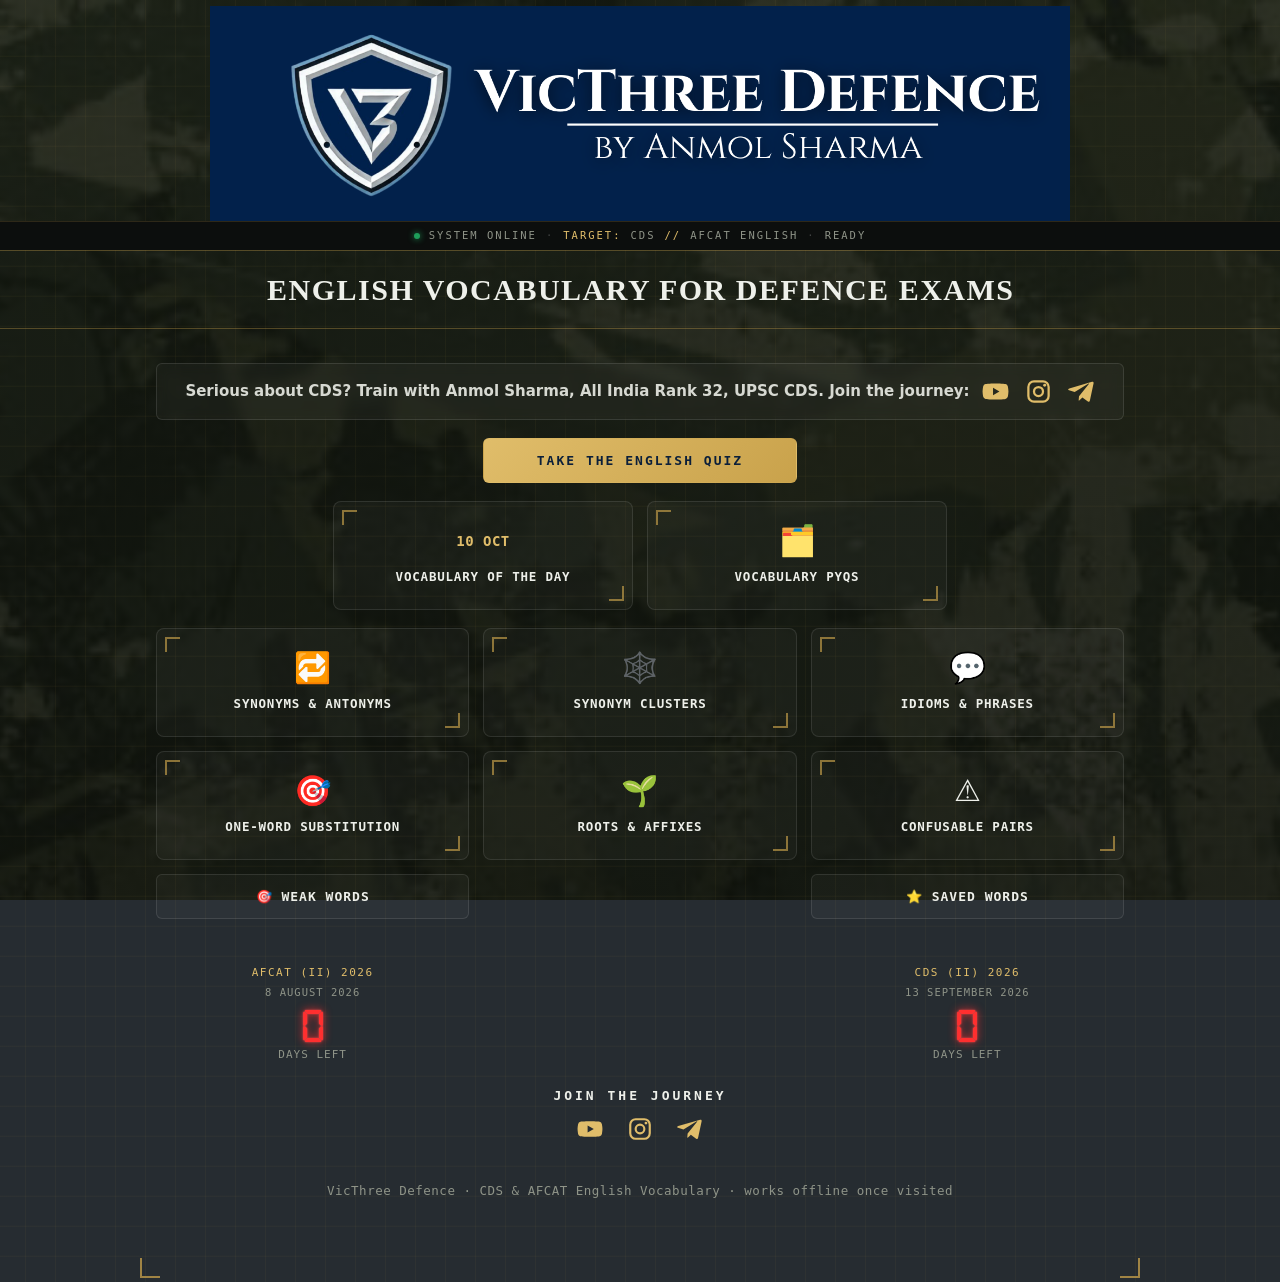
<file: docs/index.html>
<!doctype html>
<html lang="en">
<head>
<meta charset="utf-8">
<meta name="viewport" content="width=device-width,initial-scale=1">
<title>VicThree Vocab — English Vocabulary for Defence Exams</title>
<meta name="description" content="English vocabulary for defence exams (CDS & AFCAT): synonyms, antonyms, idioms, one-word substitutions, roots and confusables. Mentorship by Anmol Sharma, AIR 32 UPSC CDS.">
<meta name="theme-color" content="#0B1F3A">
<link rel="manifest" href="manifest.webmanifest">
<link rel="apple-touch-icon" href="assets/shield-180.png?v=69">
<link rel="icon" href="assets/shield-192.png?v=69"><link rel="icon" sizes="32x32" href="assets/shield-32.png?v=69">
<link rel="stylesheet" href="css/styles.css?v=69">
</head>
<body class="home">
<header class="vbanner">
  <img class="bimg" src="assets/banner.png?v=69" alt="VicThree Defence — by Anmol Sharma">
  <div class="hud-bar"><span class="dot"></span> System Online <span class="sep">·</span> <span class="amber">TARGET:</span> CDS <span class="amber">//</span> AFCAT English <span class="sep">·</span> Ready</div>
</header>
<div class="titlebar"><h1>English Vocabulary <br class="m-br">for Defence Exams</h1></div>

<main class="container">
  <i class="tick bl"></i><i class="tick br"></i>
  <section class="cta">
    <span class="cta-text">Serious about CDS? Train with Anmol Sharma, <br class="m-br">All India Rank 32, UPSC CDS. Join the journey:</span>
    <nav class="cta-social">
      <a href="https://youtube.com/@victhreedefence" target="_blank" rel="noopener" title="YouTube" aria-label="YouTube"><svg viewBox="0 0 24 24" width="27" height="27" fill="currentColor"><path d="M23 7.5a3 3 0 0 0-2.1-2.1C19 4.9 12 4.9 12 4.9s-7 0-8.9.5A3 3 0 0 0 1 7.5 31 31 0 0 0 .5 12 31 31 0 0 0 1 16.5a3 3 0 0 0 2.1 2.1c1.9.5 8.9.5 8.9.5s7 0 8.9-.5A3 3 0 0 0 23 16.5 31 31 0 0 0 23.5 12 31 31 0 0 0 23 7.5zM9.8 15.3V8.7l5.7 3.3-5.7 3.3z"/></svg></a>
      <a href="https://www.instagram.com/victhreedefence" target="_blank" rel="noopener" title="Instagram" aria-label="Instagram"><svg viewBox="0 0 24 24" width="27" height="27" fill="none" stroke="currentColor" stroke-width="2"><rect x="3" y="3" width="18" height="18" rx="5"/><circle cx="12" cy="12" r="4"/><circle cx="17.5" cy="6.5" r="1.3" fill="currentColor" stroke="none"/></svg></a>
      <a href="https://t.me/anmolxsharma" target="_blank" rel="noopener" title="Telegram" aria-label="Telegram"><svg viewBox="0 0 24 24" width="27" height="27" fill="currentColor"><path d="M9.8 16.2l-.35 3.9c.5 0 .72-.22.98-.48l2.36-2.26 4.9 3.58c.9.5 1.54.24 1.78-.83l3.23-15.13c.32-1.34-.48-1.86-1.35-1.54L1.15 9.3C-.16 9.82-.14 10.56.93 10.9l5.02 1.56L17.9 5.1c.55-.36 1.05-.16.64.2L9.8 16.2z"/></svg></a>
    </nav>
  </section>

  <div class="home-quiz">
    <a class="minitile gold" href="quiz.html">Take the English Quiz</a>
  </div>

  <div class="topic-grid duo">
    <a class="tile" href="wotd.html"><span class="tile-date" id="wotd-date"></span><h3>Vocabulary of the Day</h3></a>
    <a class="tile" href="pyq.html"><div class="ic">🗂️</div><h3>Vocabulary PYQs</h3></a>
  </div>

  <div class="topic-grid">
    <a class="tile" href="learn.html?part=A"><div class="ic">🔁</div><h3>Synonyms &amp; Antonyms</h3></a>
    <a class="tile" href="reference.html?tab=clusters"><div class="ic">🕸️</div><h3>Synonym Clusters</h3></a>
    <a class="tile" href="learn.html?part=B"><div class="ic">💬</div><h3>Idioms &amp; Phrases</h3></a>
    <a class="tile" href="learn.html?part=C"><div class="ic">🎯</div><h3>One-word Substitution</h3></a>
    <a class="tile" href="reference.html?tab=roots"><div class="ic">🌱</div><h3>Roots &amp; Affixes</h3></a>
    <a class="tile" href="reference.html?tab=confusables"><div class="ic">⚠️</div><h3>Confusable Pairs</h3></a>
  </div>

  <div class="home-actions">
    <div class="action-col">
      <a class="minitile" href="quiz.html?mode=review">🎯 Weak Words</a>
      <div class="exam-timer">
        <div class="et-name">AFCAT (II) 2026</div>
        <div class="et-date">8 August 2026</div>
        <div class="et-count"><span class="n" data-countdown="2026-08-08">—</span> <span class="et-unit">days left</span></div>
      </div>
    </div>
    <div class="action-col">
      <a class="minitile" href="browse.html?saved=1">⭐ Saved Words</a>
      <div class="exam-timer">
        <div class="et-name">CDS (II) 2026</div>
        <div class="et-date">13 September 2026</div>
        <div class="et-count"><span class="n" data-countdown="2026-09-13">—</span> <span class="et-unit">days left</span></div>
      </div>
    </div>
  </div>

  <p class="join-label">Join the Journey</p>
  <nav class="foot-social">
    <a href="https://youtube.com/@victhreedefence" target="_blank" rel="noopener" title="YouTube" aria-label="YouTube"><svg viewBox="0 0 24 24" width="26" height="26" fill="currentColor"><path d="M23 7.5a3 3 0 0 0-2.1-2.1C19 4.9 12 4.9 12 4.9s-7 0-8.9.5A3 3 0 0 0 1 7.5 31 31 0 0 0 .5 12 31 31 0 0 0 1 16.5a3 3 0 0 0 2.1 2.1c1.9.5 8.9.5 8.9.5s7 0 8.9-.5A3 3 0 0 0 23 16.5 31 31 0 0 0 23.5 12 31 31 0 0 0 23 7.5zM9.8 15.3V8.7l5.7 3.3-5.7 3.3z"/></svg></a>
    <a href="https://www.instagram.com/victhreedefence" target="_blank" rel="noopener" title="Instagram" aria-label="Instagram"><svg viewBox="0 0 24 24" width="26" height="26" fill="none" stroke="currentColor" stroke-width="2"><rect x="3" y="3" width="18" height="18" rx="5"/><circle cx="12" cy="12" r="4"/><circle cx="17.5" cy="6.5" r="1.3" fill="currentColor" stroke="none"/></svg></a>
    <a href="https://t.me/anmolxsharma" target="_blank" rel="noopener" title="Telegram" aria-label="Telegram"><svg viewBox="0 0 24 24" width="26" height="26" fill="currentColor"><path d="M9.8 16.2l-.35 3.9c.5 0 .72-.22.98-.48l2.36-2.26 4.9 3.58c.9.5 1.54.24 1.78-.83l3.23-15.13c.32-1.34-.48-1.86-1.35-1.54L1.15 9.3C-.16 9.82-.14 10.56.93 10.9l5.02 1.56L17.9 5.1c.55-.36 1.05-.16.64.2L9.8 16.2z"/></svg></a>
  </nav>

  <p class="foot">VicThree Defence · CDS &amp; AFCAT English Vocabulary · works offline once visited</p>
</main>

<script src="js/data.js?v=69"></script>
<script>
(function(){
  var today = new Date(); today.setHours(0,0,0,0);
  document.querySelectorAll('[data-countdown]').forEach(function(el){
    var parts = el.getAttribute('data-countdown').split('-');
    var exam = new Date(+parts[0], +parts[1]-1, +parts[2]);
    var days = Math.max(0, Math.round((exam - today) / 86400000));
    el.textContent = days;
    var unit = el.parentNode.querySelector('.et-unit');
    if (unit) unit.textContent = (days === 1 ? 'day left' : 'days left');
  });
  var wd = document.getElementById('wotd-date');
  if (wd) {
    function shortD(dt){ return dt.getDate() + ' ' + dt.toLocaleDateString('en-GB',{month:'short'}).toUpperCase(); }
    wd.textContent = shortD(new Date());
    fetch('data/wotd.json').then(function(r){return r.json();}).then(function(d){
      if (d && d[0] && d[0].date){ var p = d[0].date.split('-'); wd.textContent = shortD(new Date(+p[0], +p[1]-1, +p[2])); }
    }).catch(function(){});
  }
})();
</script>
<script src="js/config.js?v=69"></script>
<script src="js/lead.js?v=69"></script>
</body>
</html>
</file>
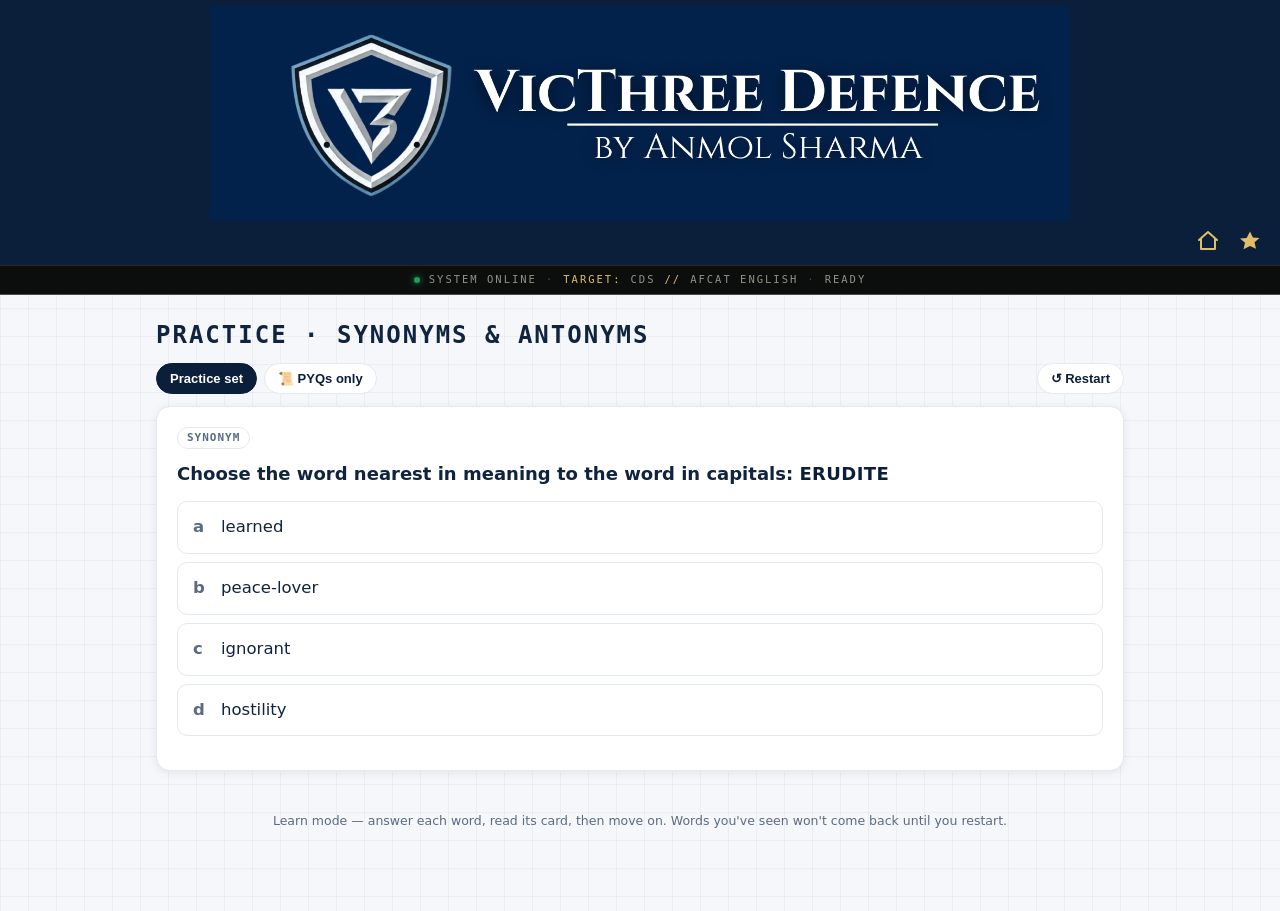
<file: docs/learn.html>
<!doctype html>
<html lang="en">
<head>
<meta charset="utf-8">
<meta name="viewport" content="width=device-width,initial-scale=1">
<title>Practice — VicThree Vocab</title>
<meta name="theme-color" content="#0B1F3A">
<link rel="manifest" href="manifest.webmanifest">
<link rel="apple-touch-icon" href="assets/shield-180.png?v=69">
<link rel="icon" href="assets/shield-192.png?v=69"><link rel="icon" sizes="32x32" href="assets/shield-32.png?v=69">
<link rel="stylesheet" href="css/styles.css?v=69">
</head>
<body>
<header class="vbanner">
  <a href="index.html"><img class="bimg" src="assets/banner.png?v=69" alt="VicThree Defence"></a>
  <nav class="vbanner-icons">
    <a href="index.html" title="Home" aria-label="Home"><svg viewBox="0 0 24 24" width="24" height="24" fill="none" stroke="currentColor" stroke-width="2" stroke-linecap="round" stroke-linejoin="round"><path d="M3 11l9-8 9 8"/><path d="M5 10v10h14V10"/></svg></a>
    <a href="browse.html?saved=1" title="Saved words" aria-label="Saved"><svg viewBox="0 0 24 24" width="24" height="24" fill="currentColor"><path d="M12 2.5l2.9 6 6.6.5-5 4.3 1.5 6.4L12 16.9 5.5 20.2 7 13.8 2 9.5l6.6-.5z"/></svg></a>
  </nav>
  <div class="hud-bar"><span class="dot"></span> System Online <span class="sep">&middot;</span> <span class="amber">TARGET:</span> CDS <span class="amber">//</span> AFCAT English <span class="sep">&middot;</span> Ready</div>
</header>

<main class="container">
  <h2 id="ltitle" style="margin:4px 0 10px">Practice</h2>
  <div class="chips" id="mode-row" style="margin-bottom:12px">
    <button class="chip on" id="mode-learn">Practice set</button>
    <button class="chip" id="mode-pyq">📜 PYQs only</button>
    <button class="chip" id="restart-top" title="Restart this set">↺ Restart</button>
  </div>

  <div id="stage"><div class="spin">Loading…</div></div>
  <p class="foot">Learn mode — answer each word, read its card, then move on. Words you've seen won't come back until you restart.</p>
</main>

<script src="js/data.js?v=69"></script>
<script src="js/learn.js?v=69"></script>
<script src="js/config.js?v=69"></script>
<script src="js/lead.js?v=69"></script>
</body>
</html>
</file>
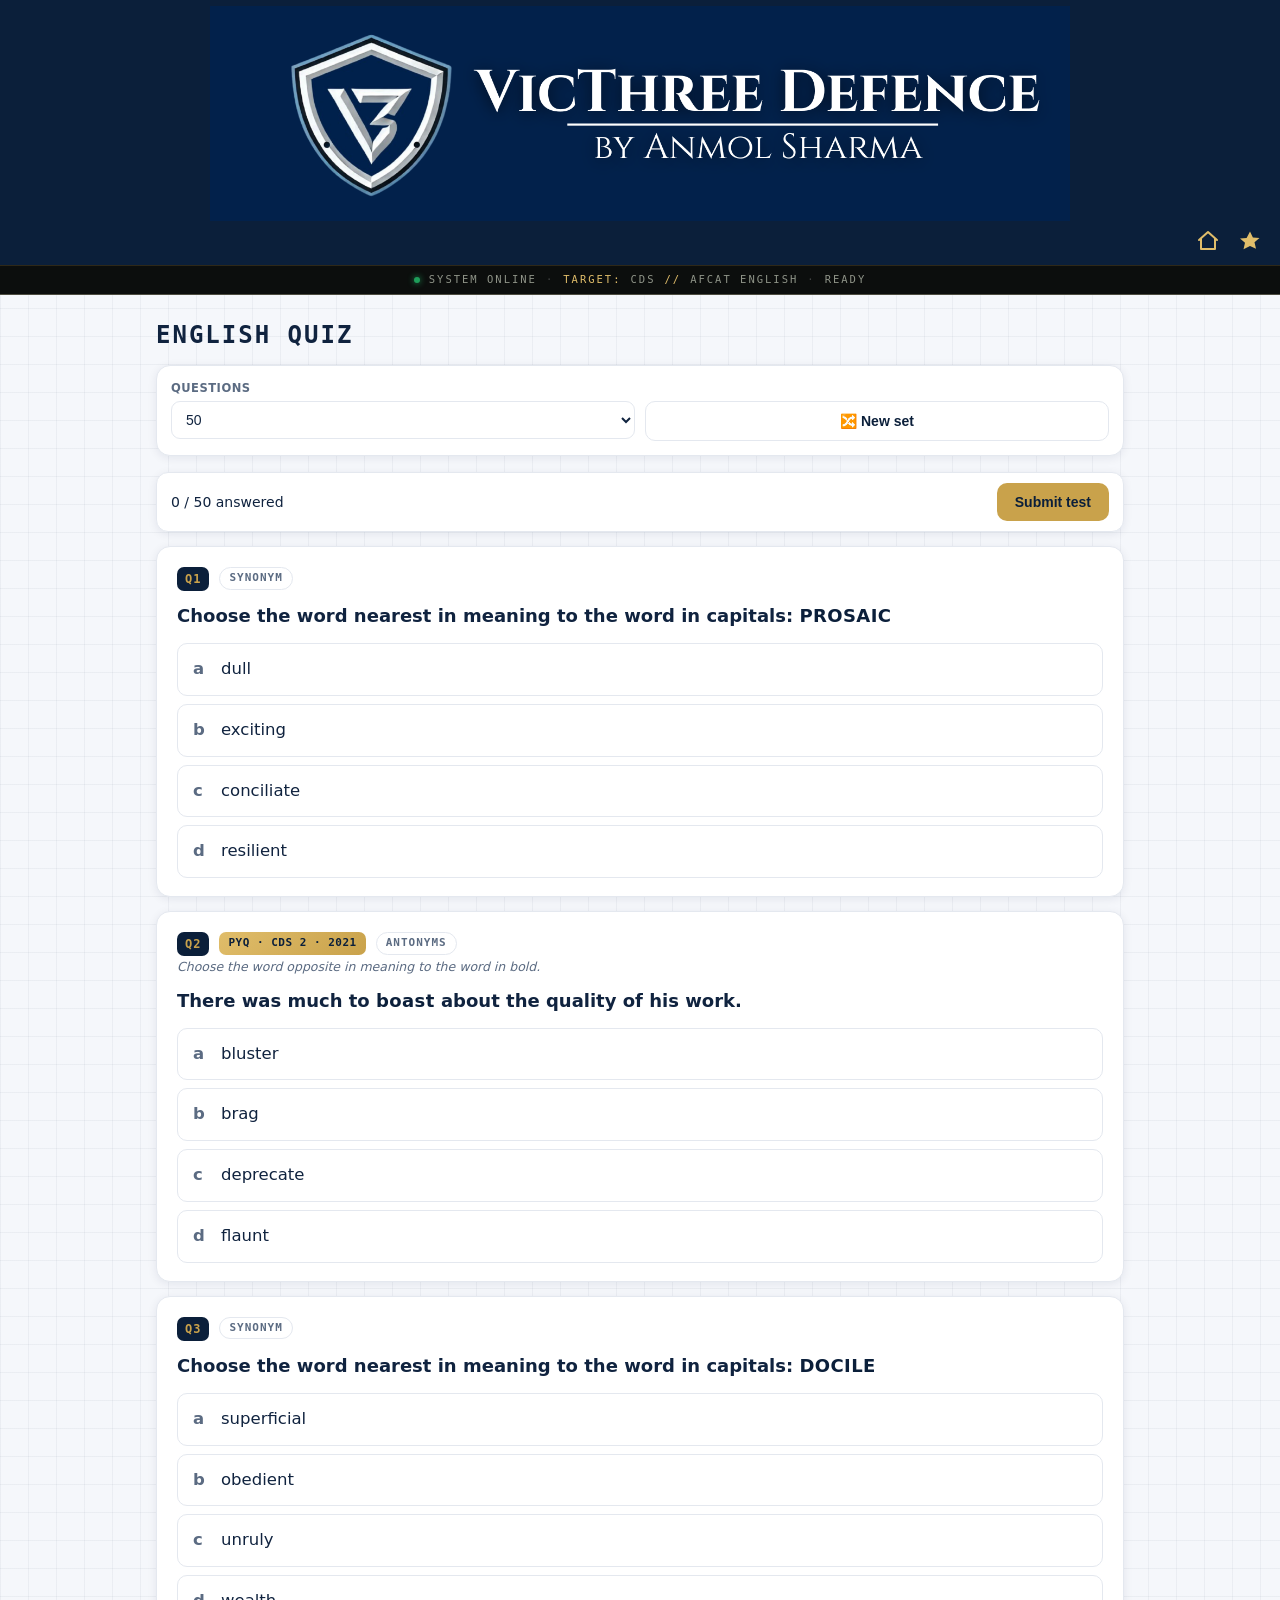
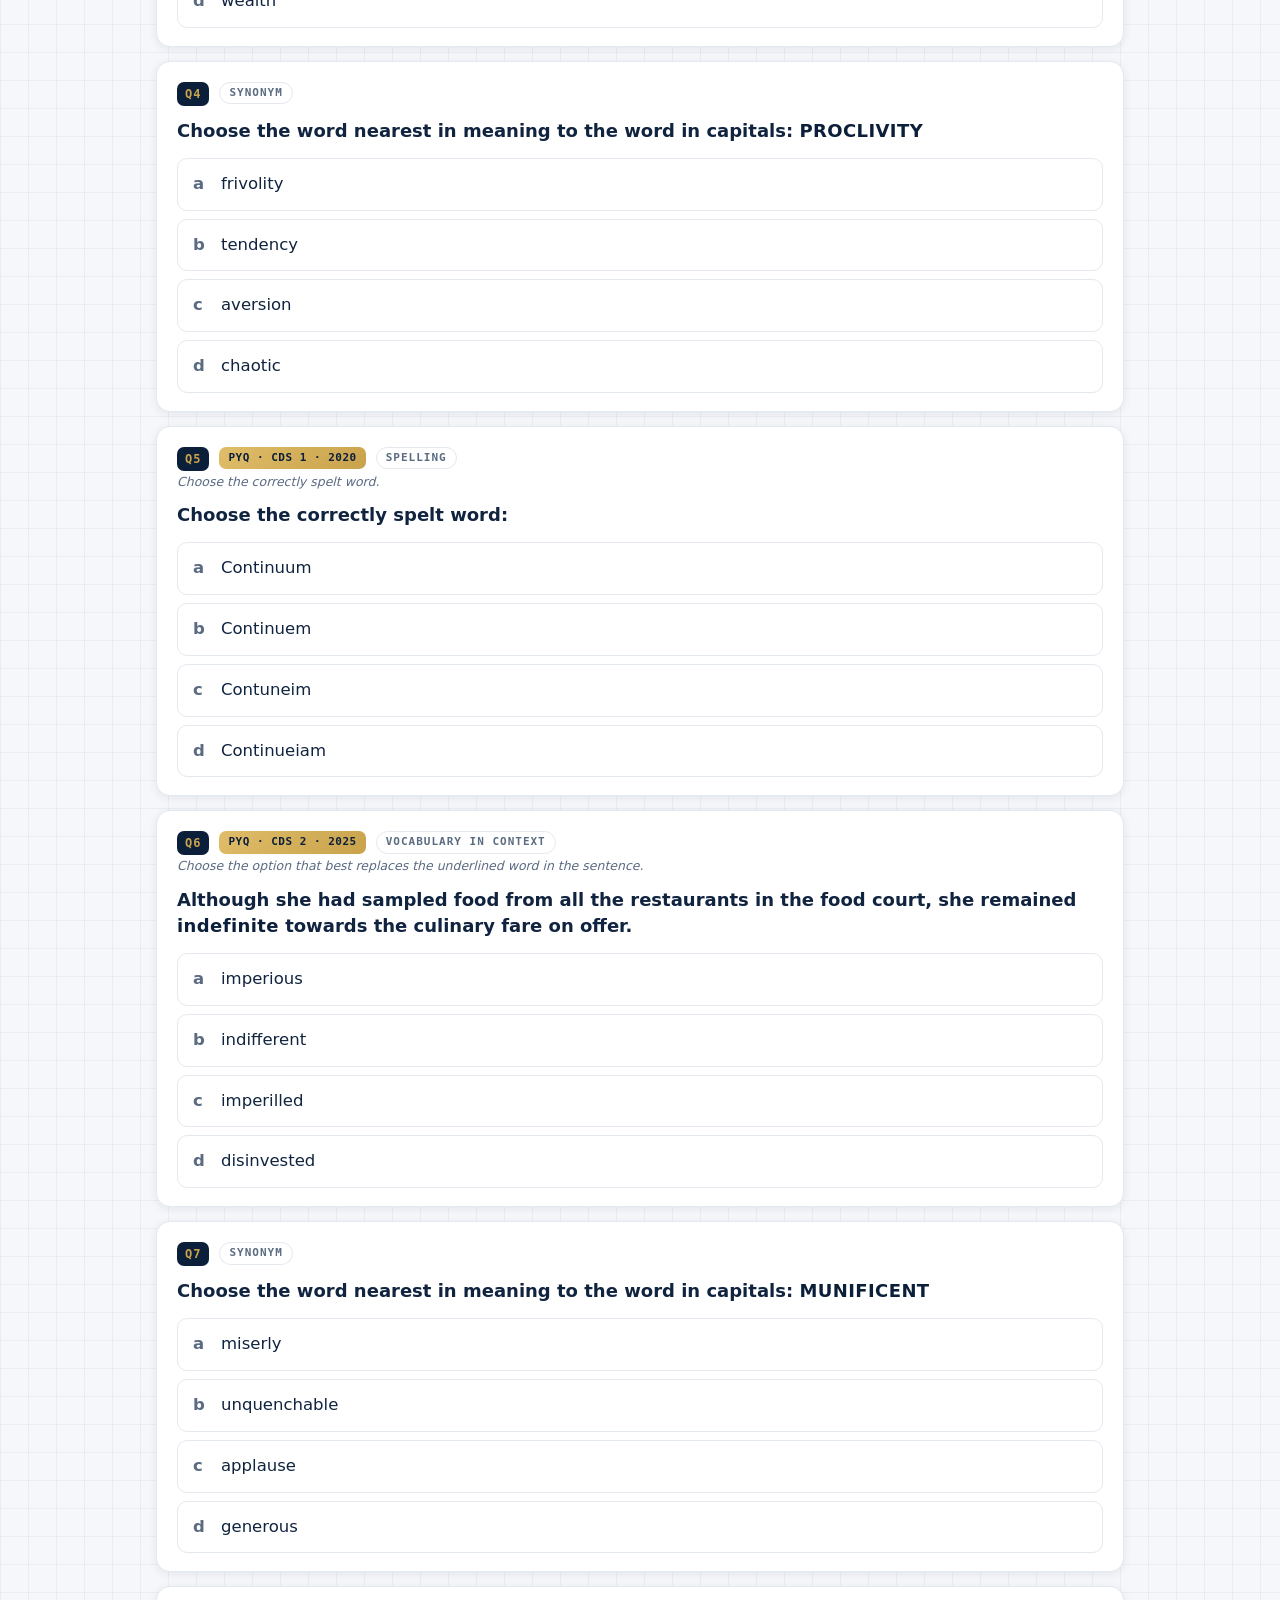
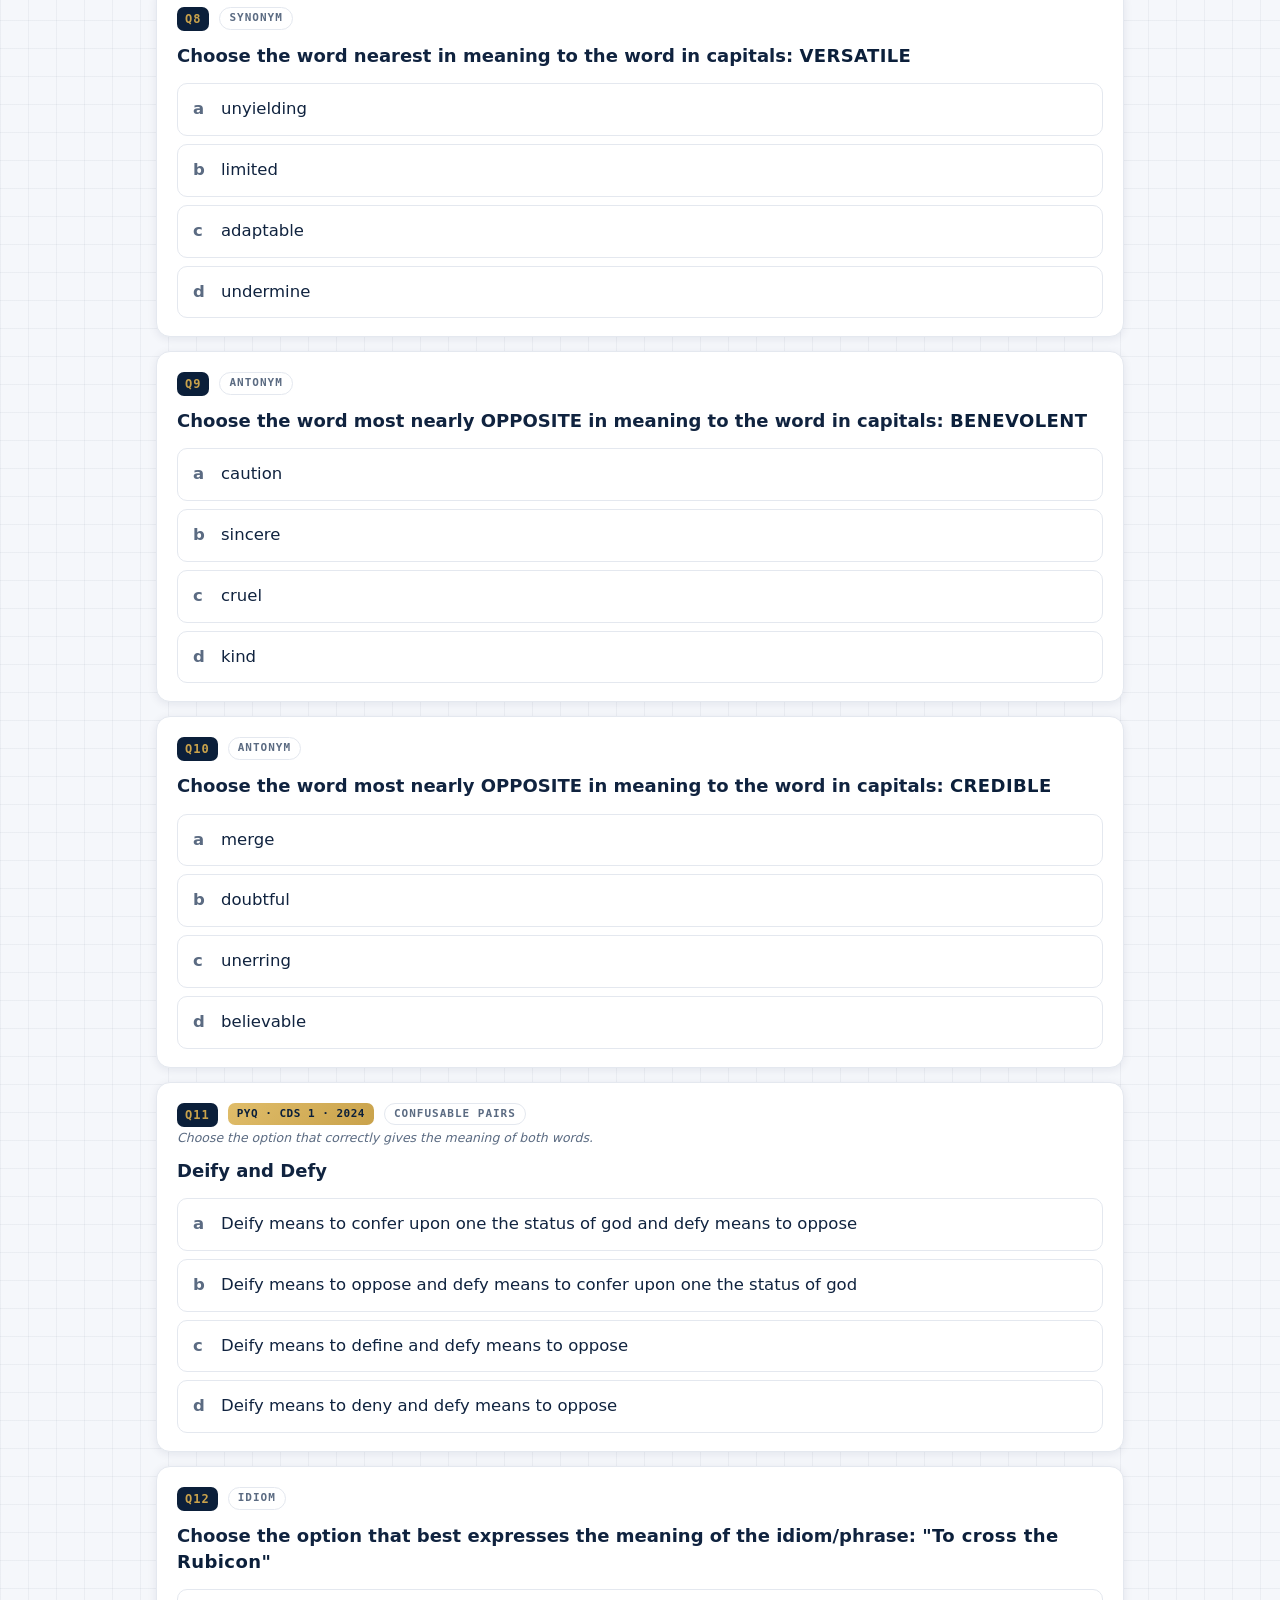
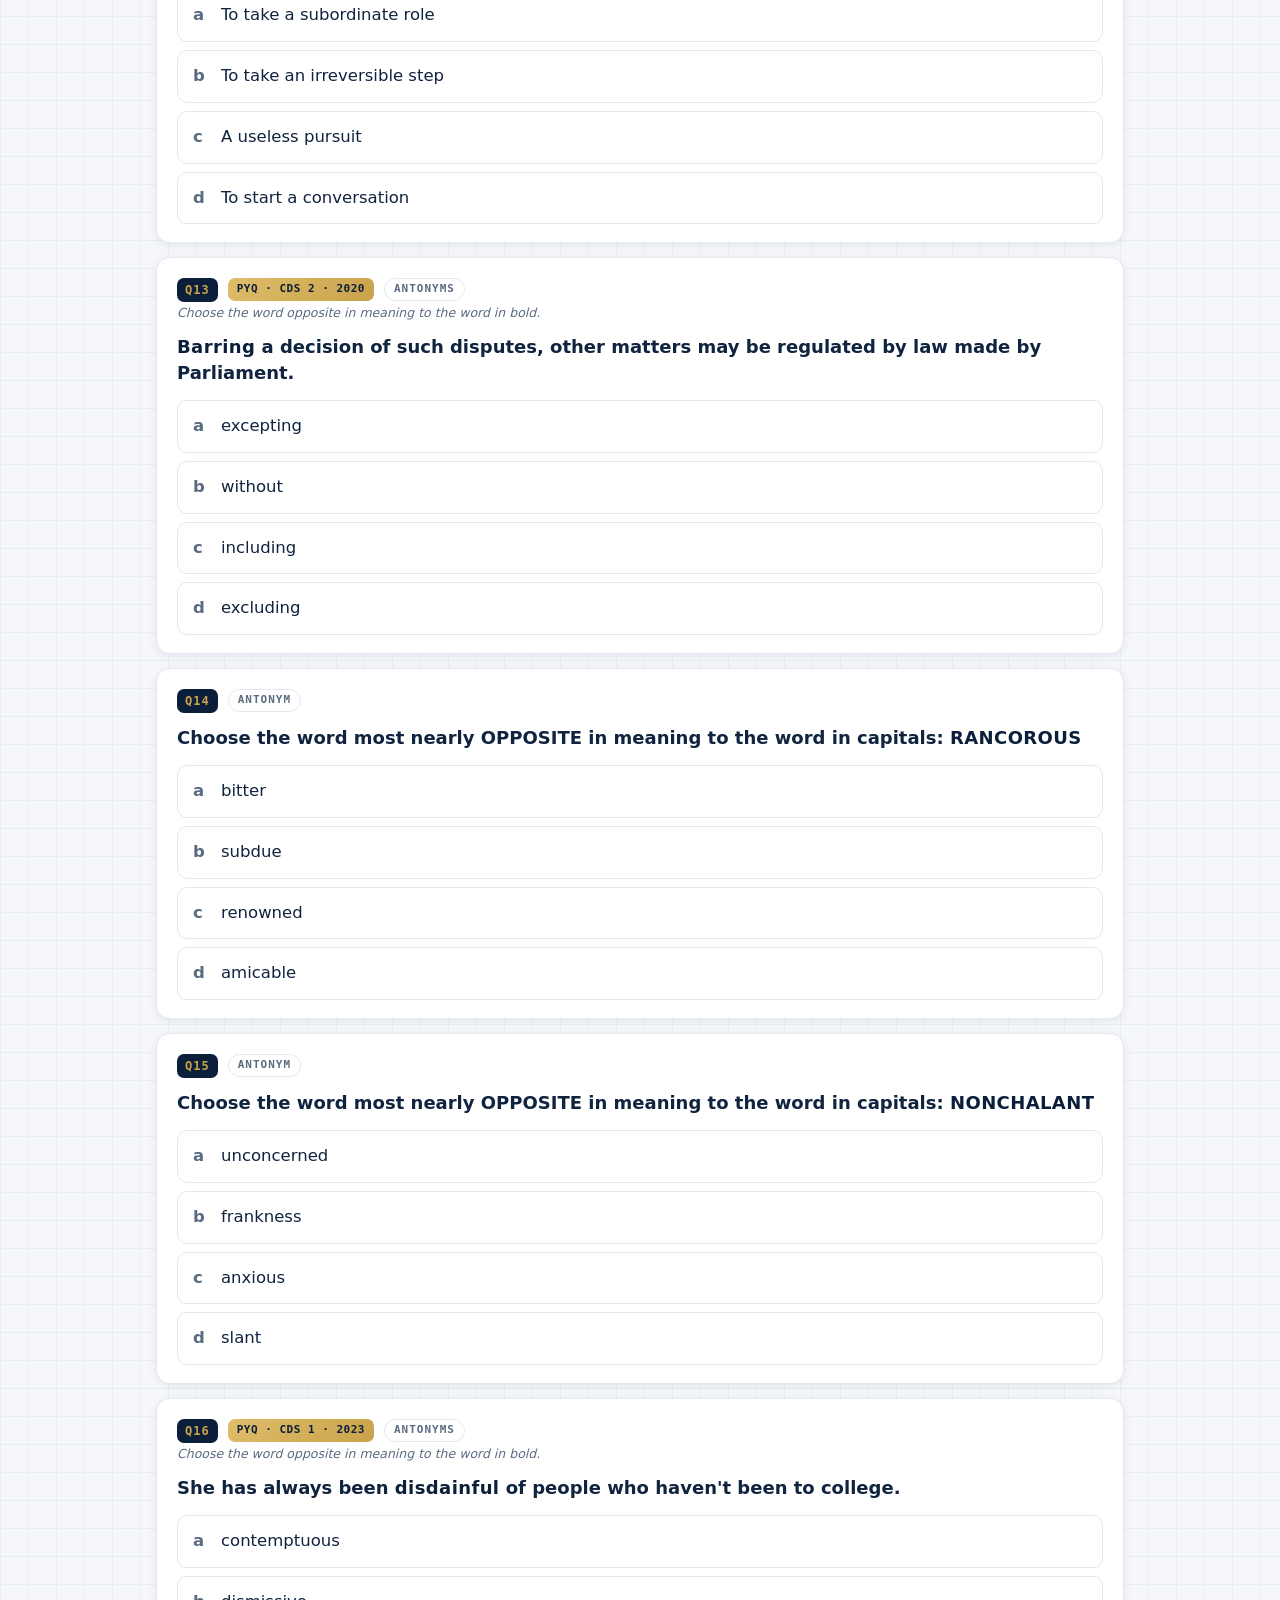
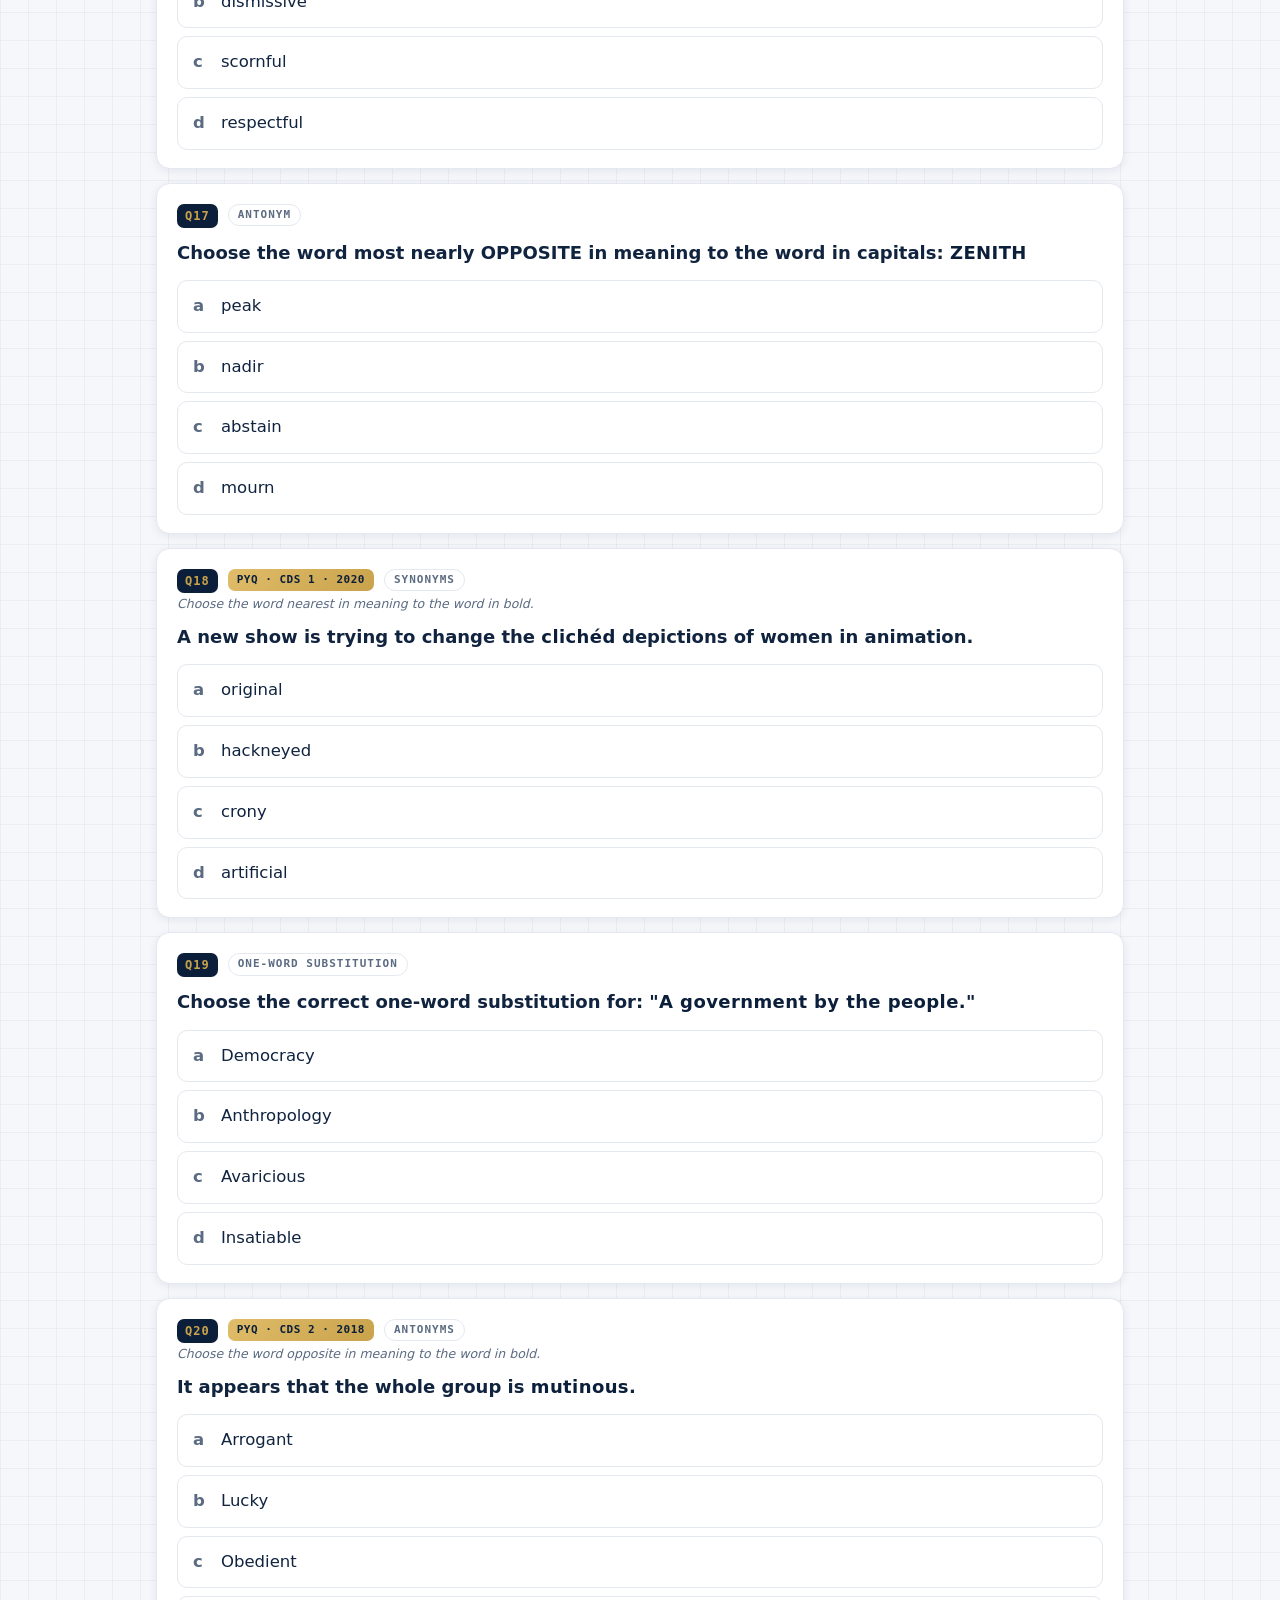
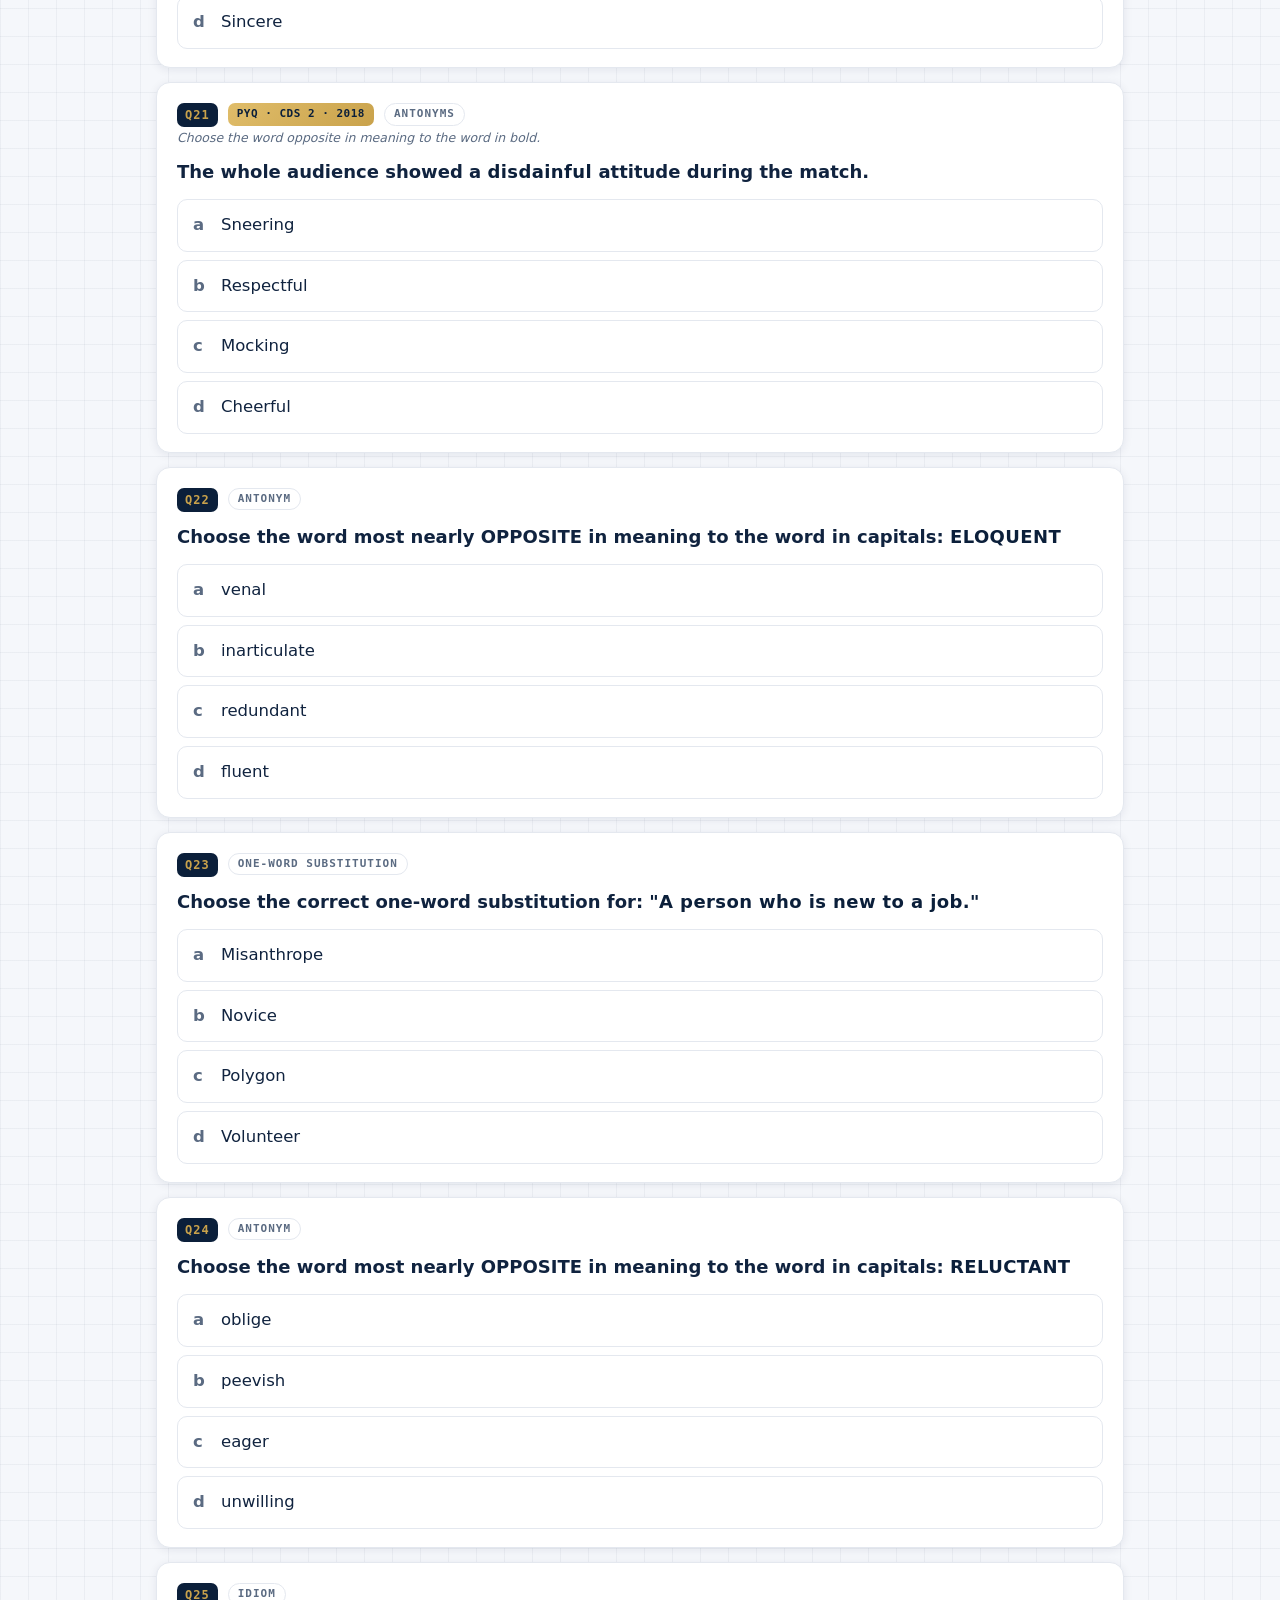
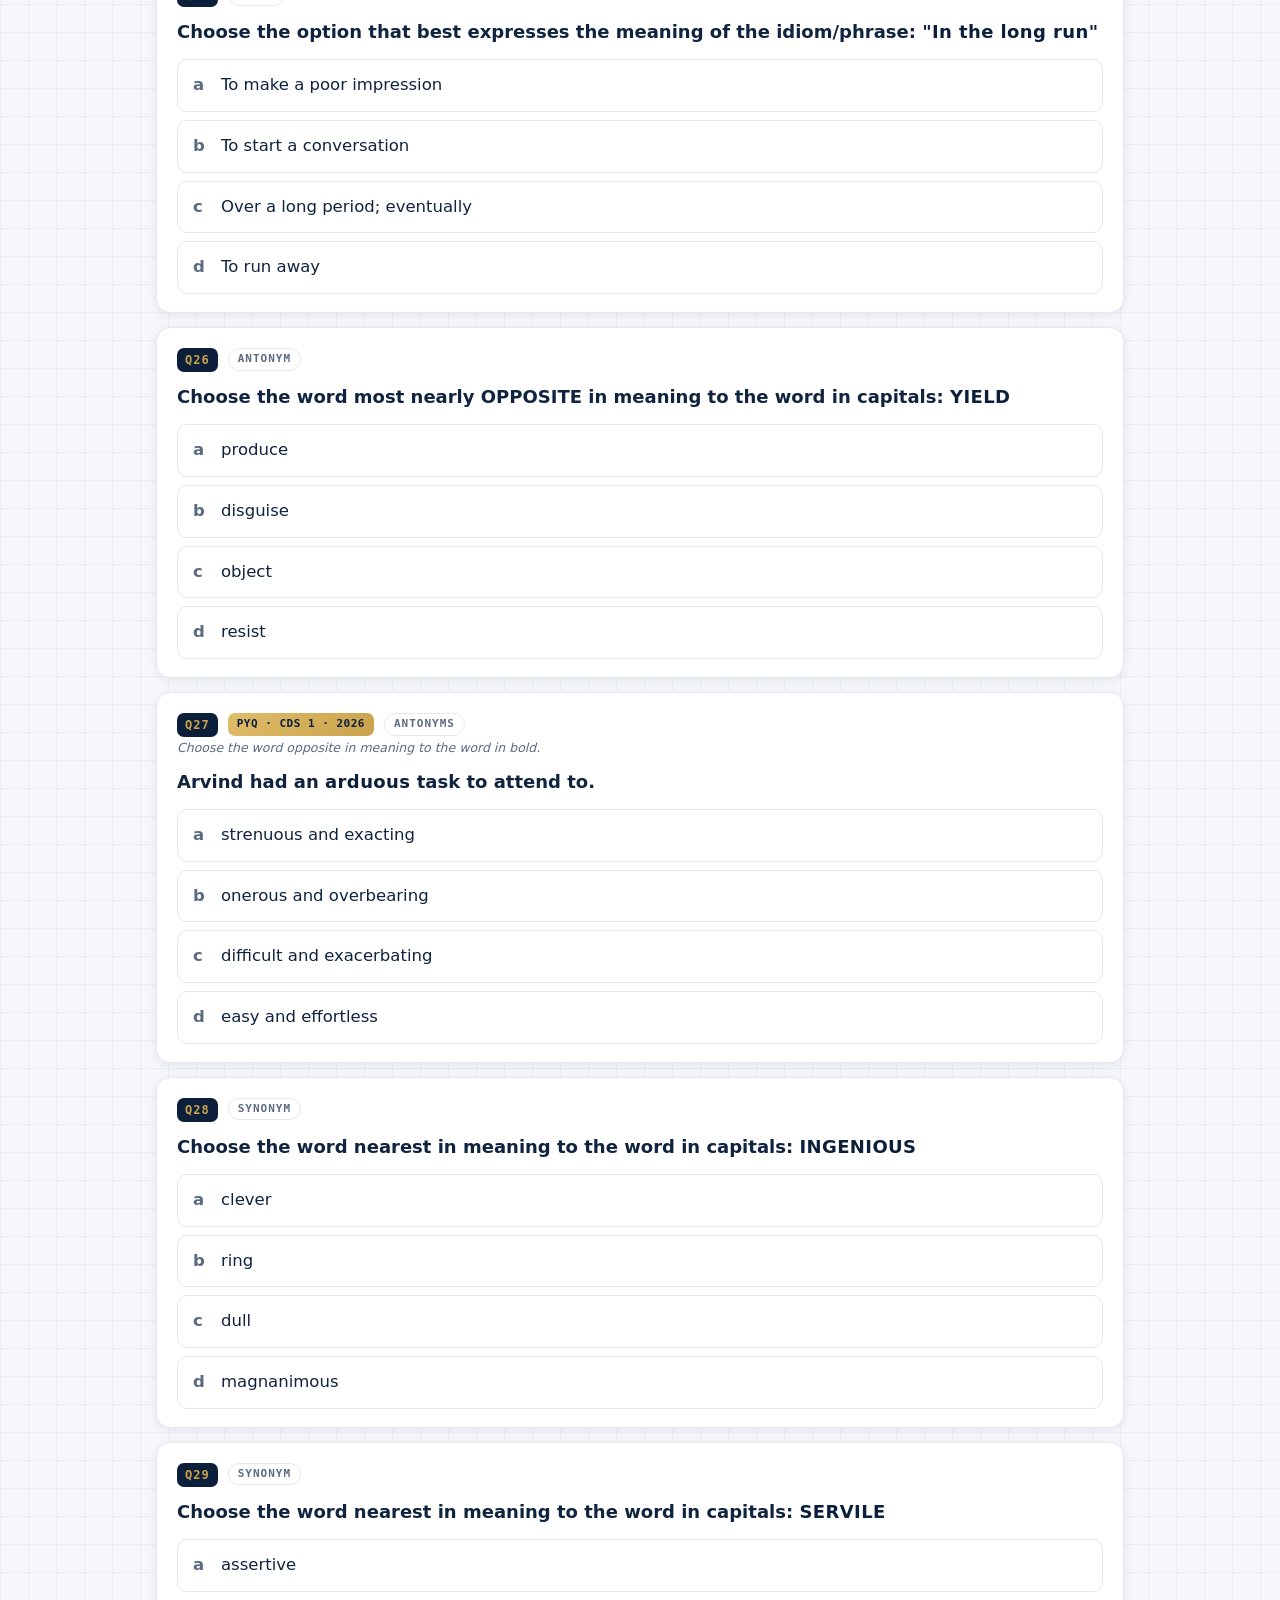
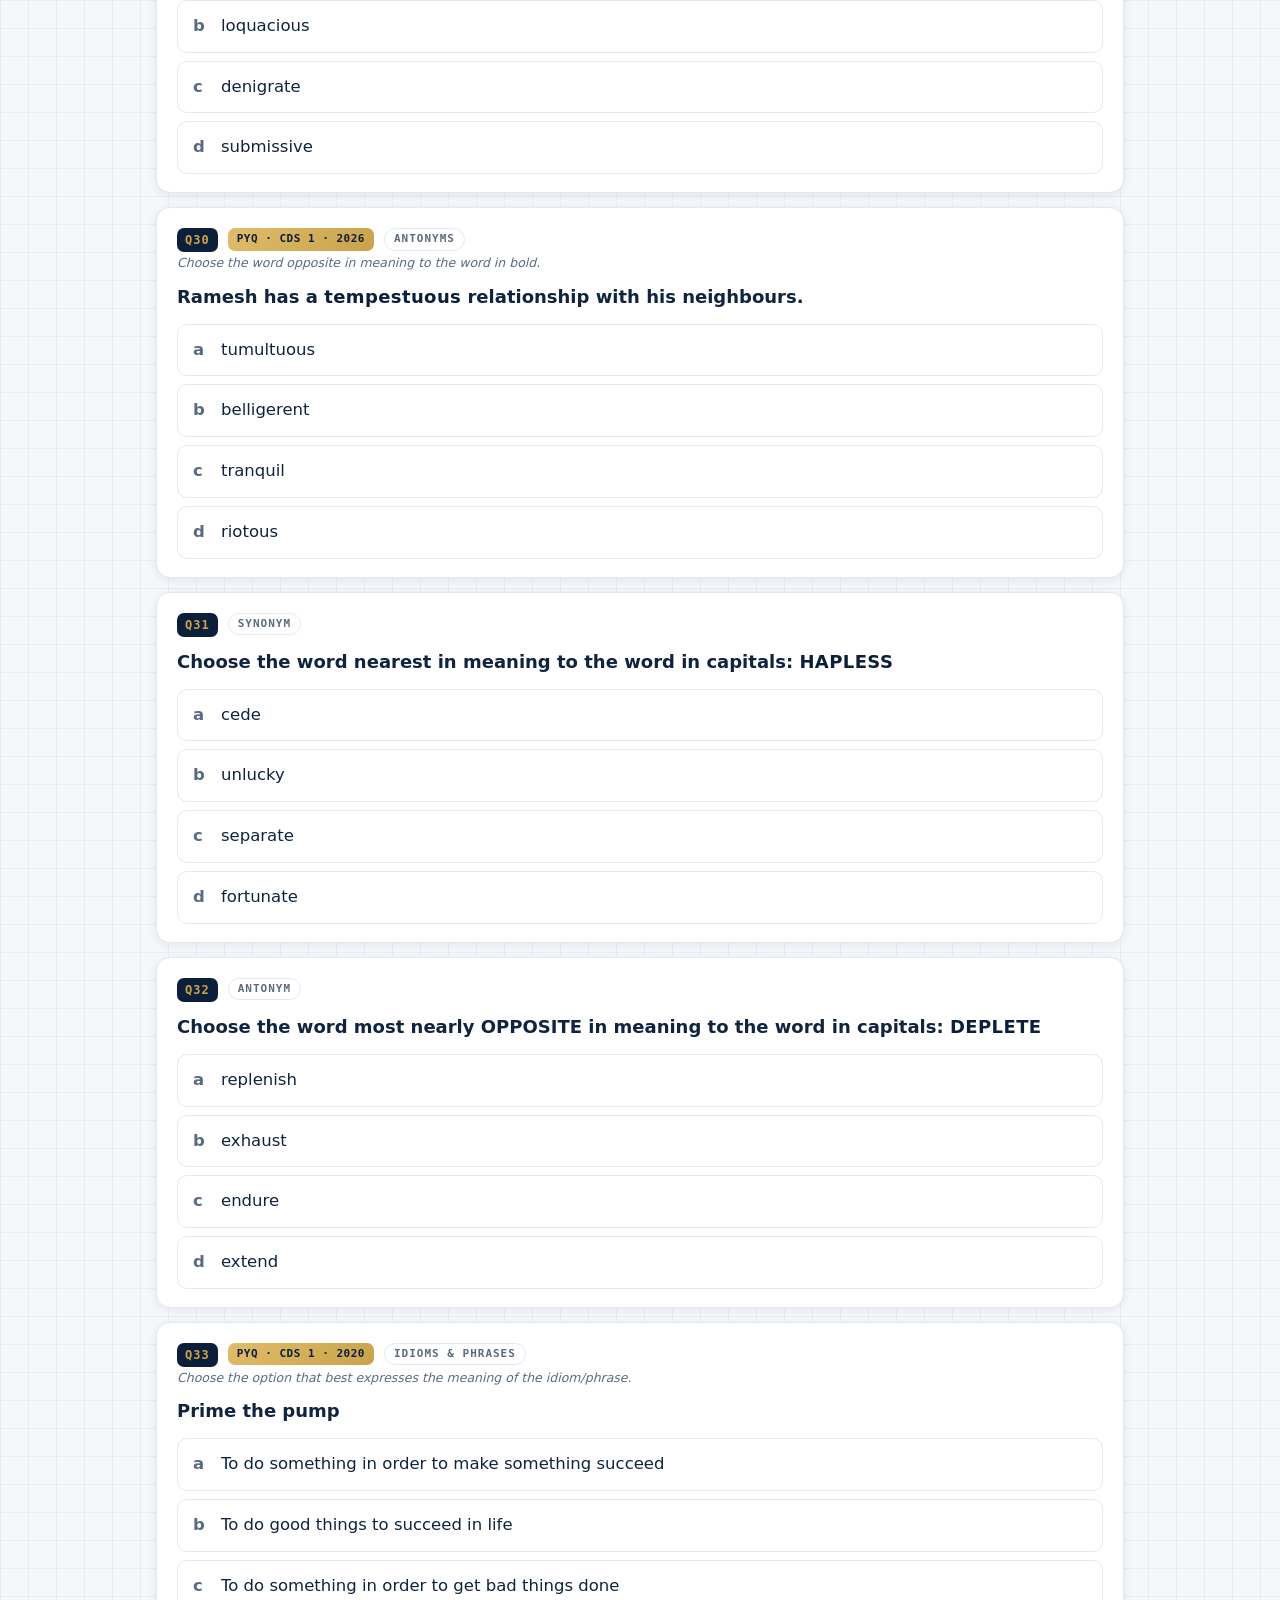
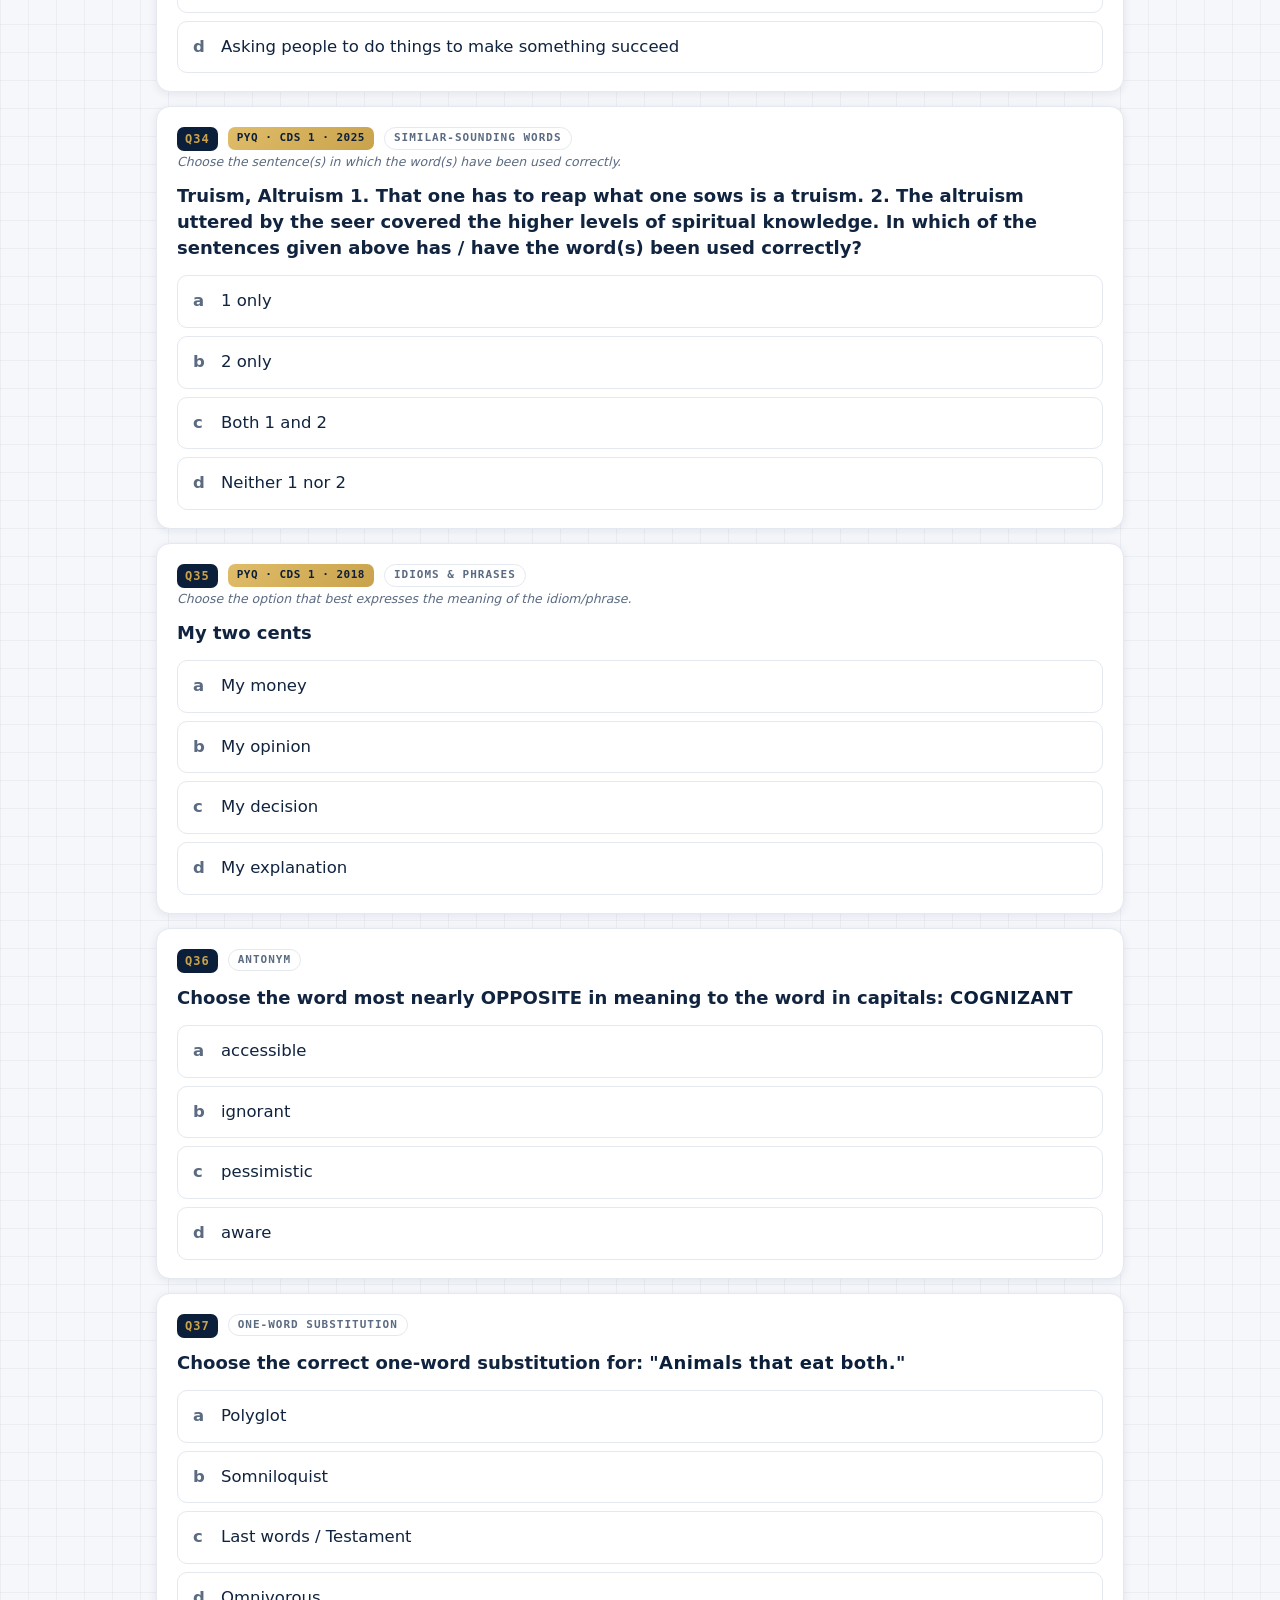
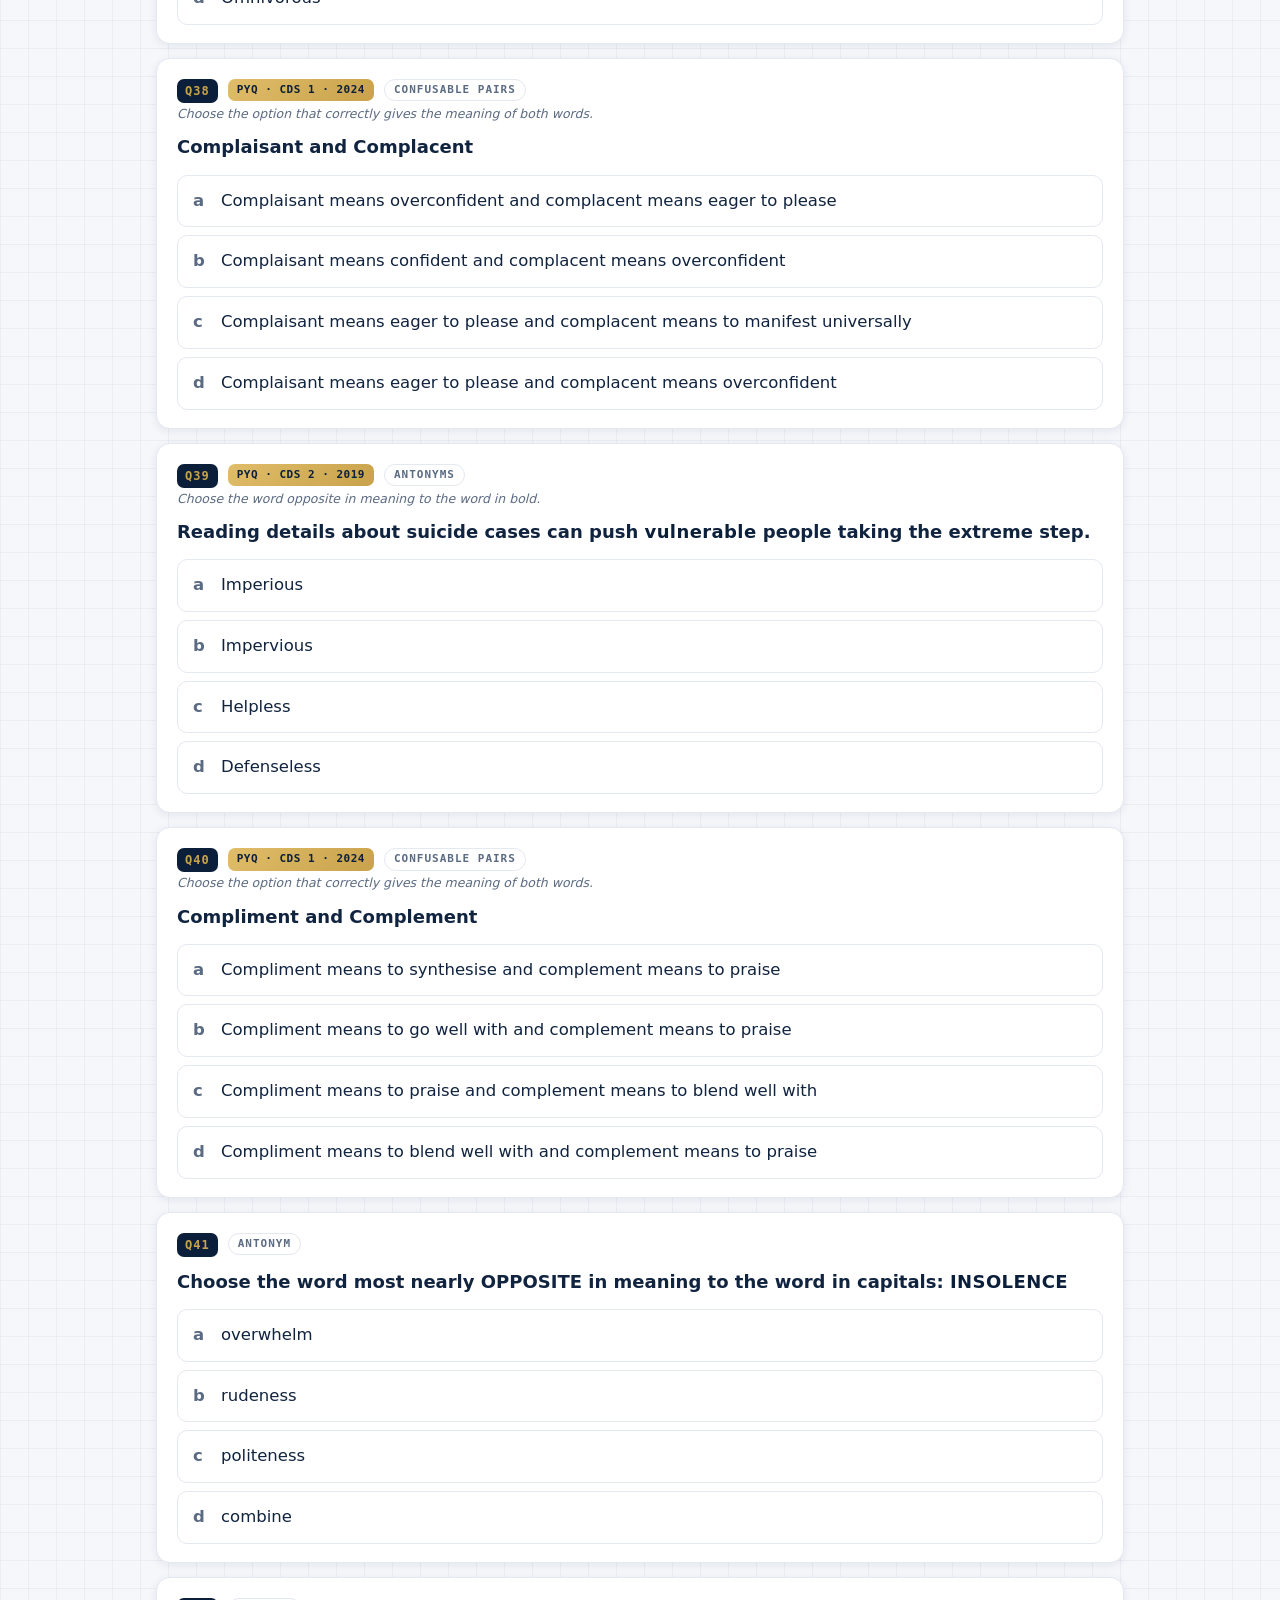
<file: docs/quiz.html>
<!doctype html>
<html lang="en">
<head>
<meta charset="utf-8">
<meta name="viewport" content="width=device-width,initial-scale=1">
<title>Quiz — VicThree Vocab</title>
<meta name="theme-color" content="#0B1F3A">
<link rel="manifest" href="manifest.webmanifest">
<link rel="apple-touch-icon" href="assets/shield-180.png?v=69">
<link rel="icon" href="assets/shield-192.png?v=69"><link rel="icon" sizes="32x32" href="assets/shield-32.png?v=69">
<link rel="stylesheet" href="css/styles.css?v=69">
</head>
<body>
<header class="vbanner">
  <a href="index.html"><img class="bimg" src="assets/banner.png?v=69" alt="VicThree Defence"></a>
  <nav class="vbanner-icons">
    <a href="index.html" title="Home" aria-label="Home"><svg viewBox="0 0 24 24" width="24" height="24" fill="none" stroke="currentColor" stroke-width="2" stroke-linecap="round" stroke-linejoin="round"><path d="M3 11l9-8 9 8"/><path d="M5 10v10h14V10"/></svg></a>
    <a href="browse.html?saved=1" title="Saved words" aria-label="Saved"><svg viewBox="0 0 24 24" width="24" height="24" fill="currentColor"><path d="M12 2.5l2.9 6 6.6.5-5 4.3 1.5 6.4L12 16.9 5.5 20.2 7 13.8 2 9.5l6.6-.5z"/></svg></a>
  </nav>
  <div class="hud-bar"><span class="dot"></span> System Online <span class="sep">&middot;</span> <span class="amber">TARGET:</span> CDS <span class="amber">//</span> AFCAT English <span class="sep">&middot;</span> Ready</div>
</header>

<main class="container">
  <h2 id="qtitle" style="margin:4px 0 12px">Quiz</h2>

  <div class="toolbar">
    <div class="field">
      <label for="count">Questions</label>
      <select id="count">
        <option value="20">20</option>
        <option value="50" selected>50</option>
        <option value="100">100</option>
        <option value="0">All</option>
      </select>
    </div>
    <div class="field" style="justify-content:flex-end">
      <label>&nbsp;</label>
      <button class="btn outline" id="reshuffle">🔀 New set</button>
    </div>
  </div>

  <div class="scorebar" id="bar">
    <span id="prog">0 / 0 answered</span>
    <button class="btn" id="submit" style="margin-left:auto">Submit test</button>
  </div>

  <div id="result"></div>
  <div class="cards" id="stage"><div class="spin">Loading quiz…</div></div>
  <p class="foot">Answer as many as you like — you can skip any question. Press <b>Submit test</b> anytime to see your score and the correct answers.</p>
</main>

<script src="js/data.js?v=69"></script>
<script src="js/quiz.js?v=69"></script>
<script src="js/config.js?v=69"></script>
<script src="js/lead.js?v=69"></script>
</body>
</html>
</file>
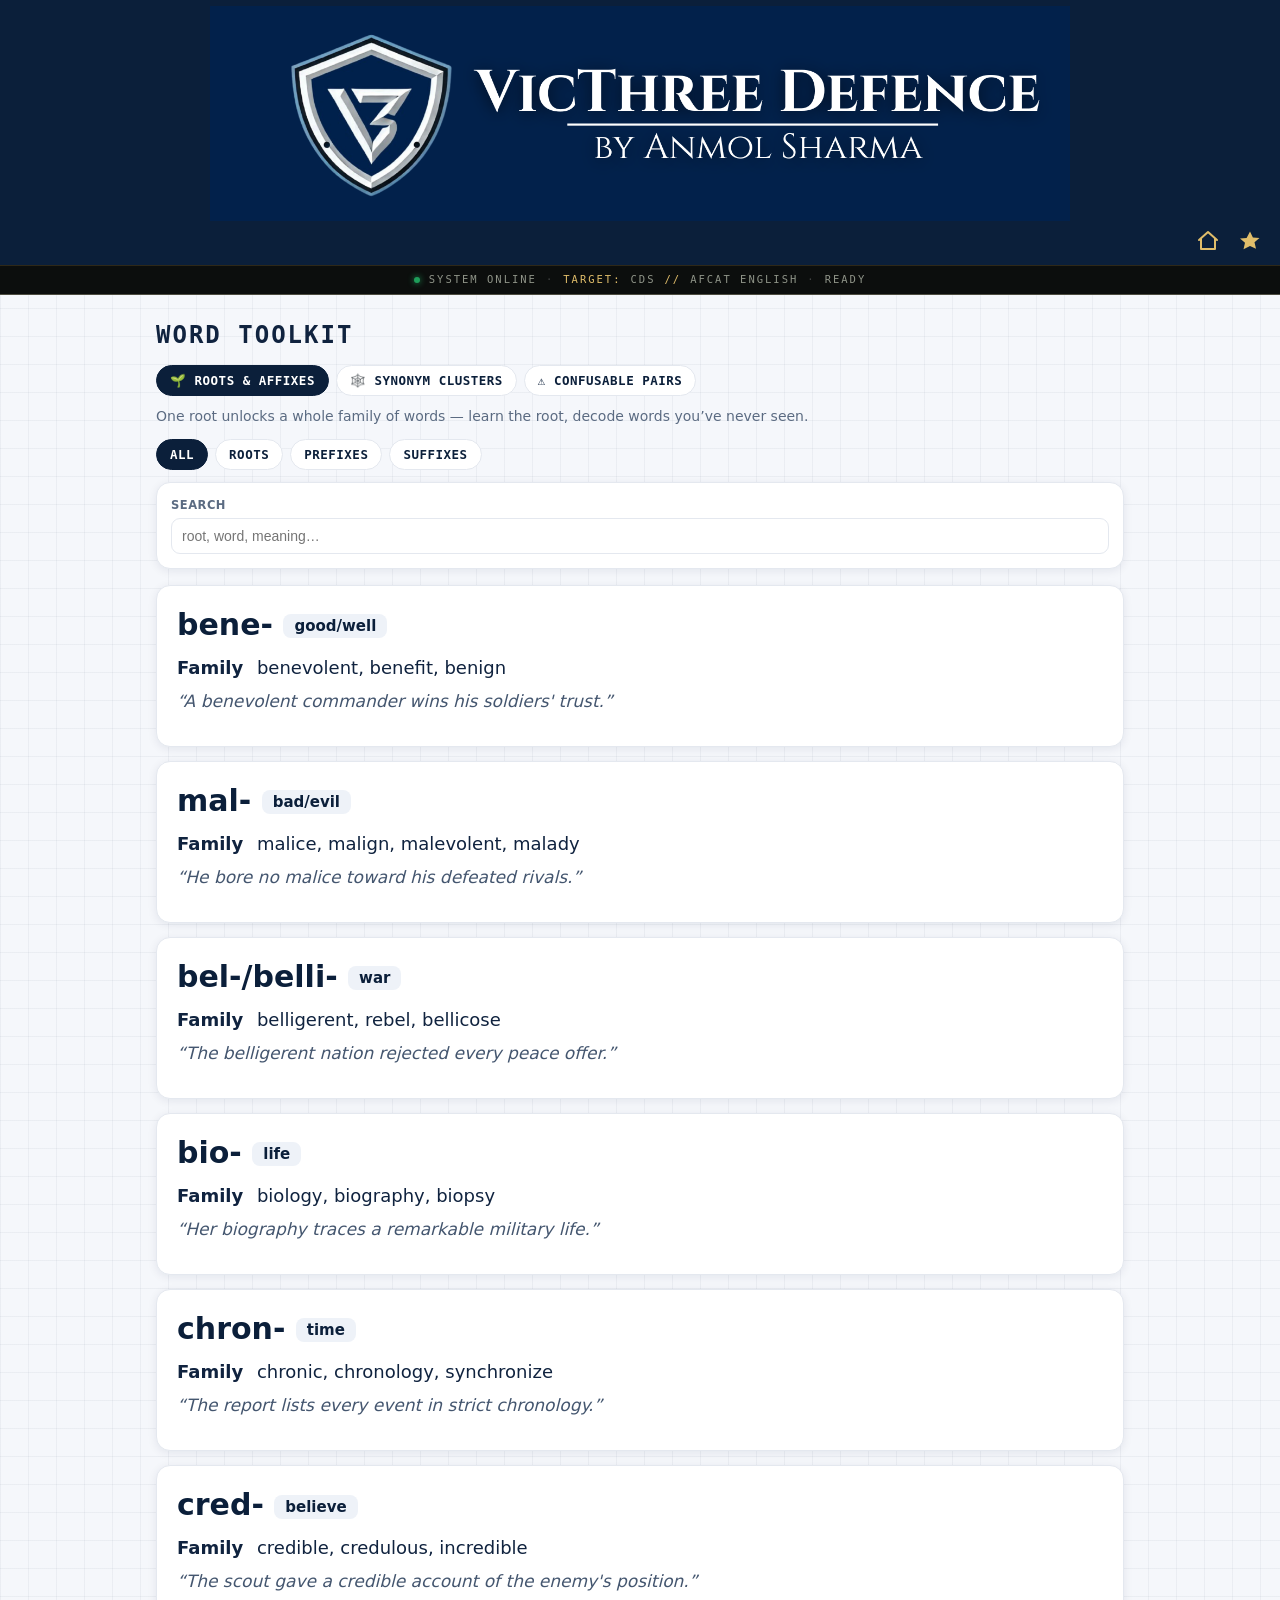
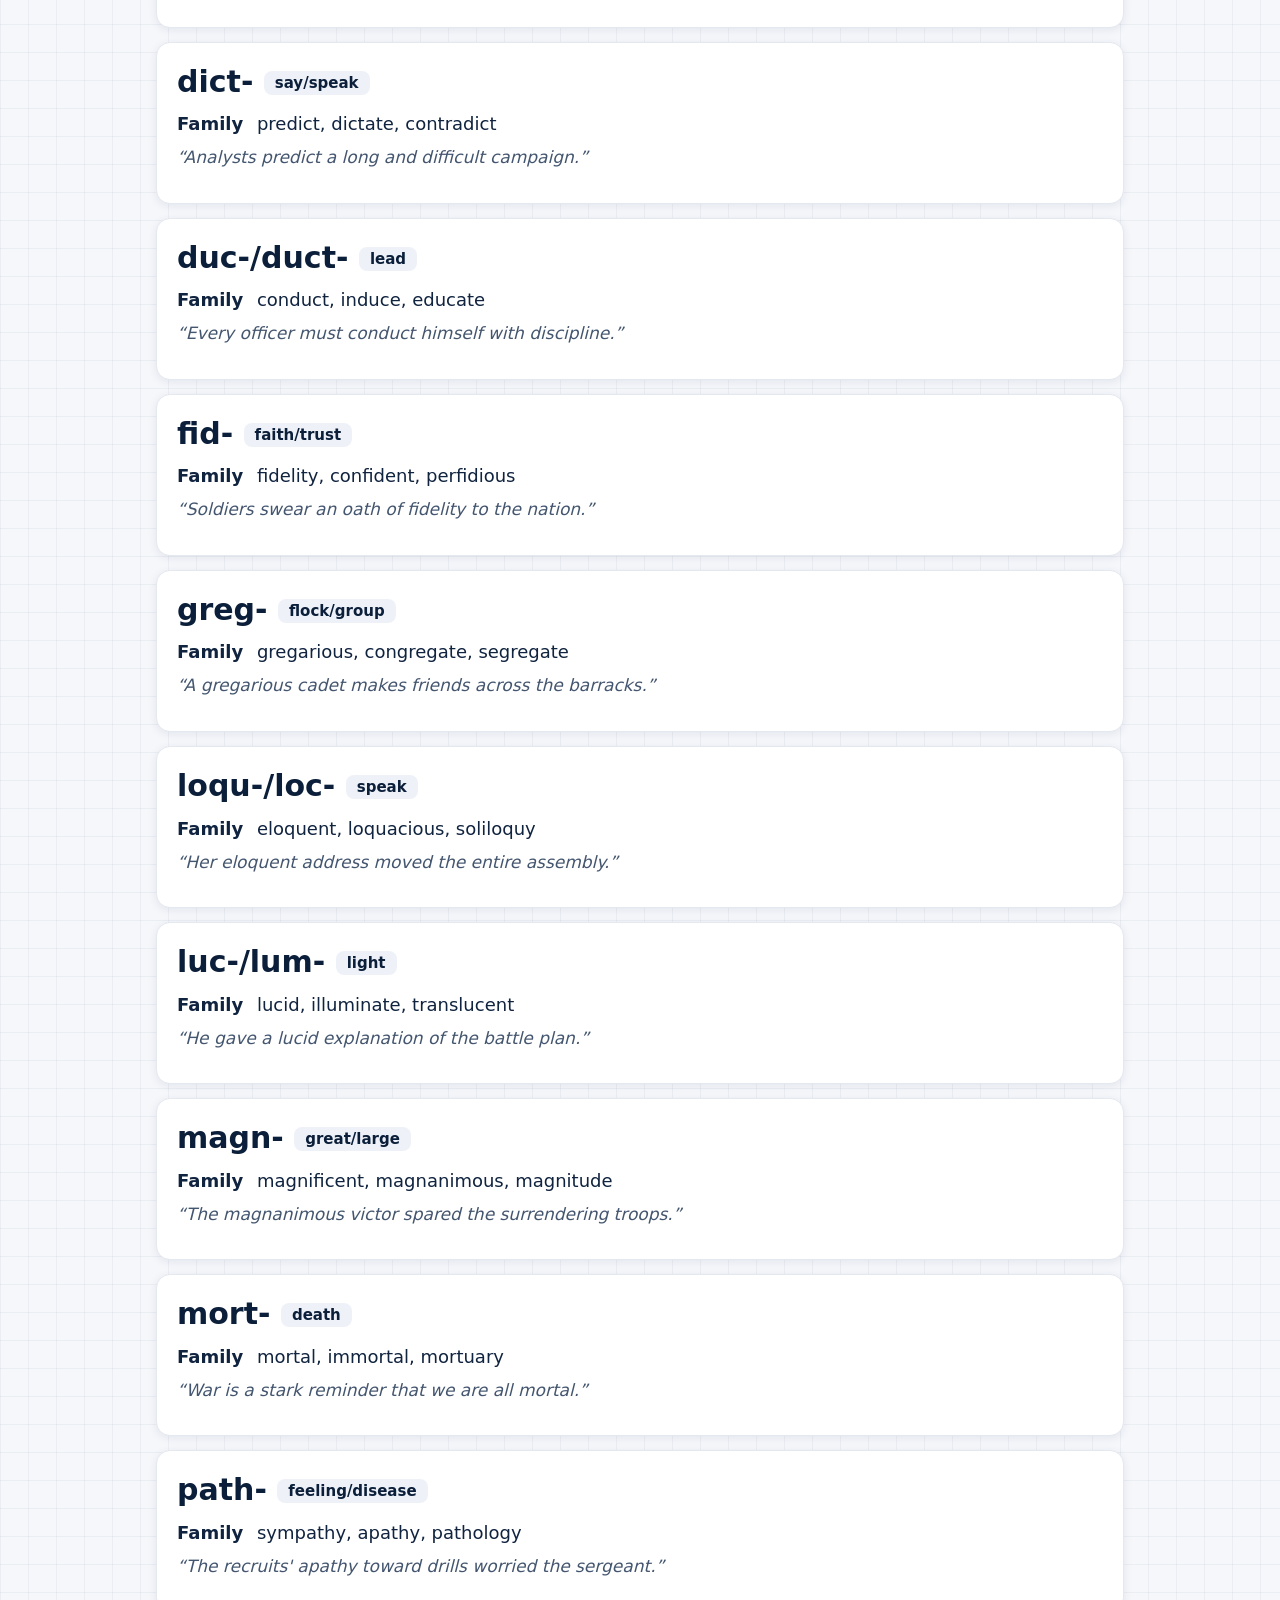
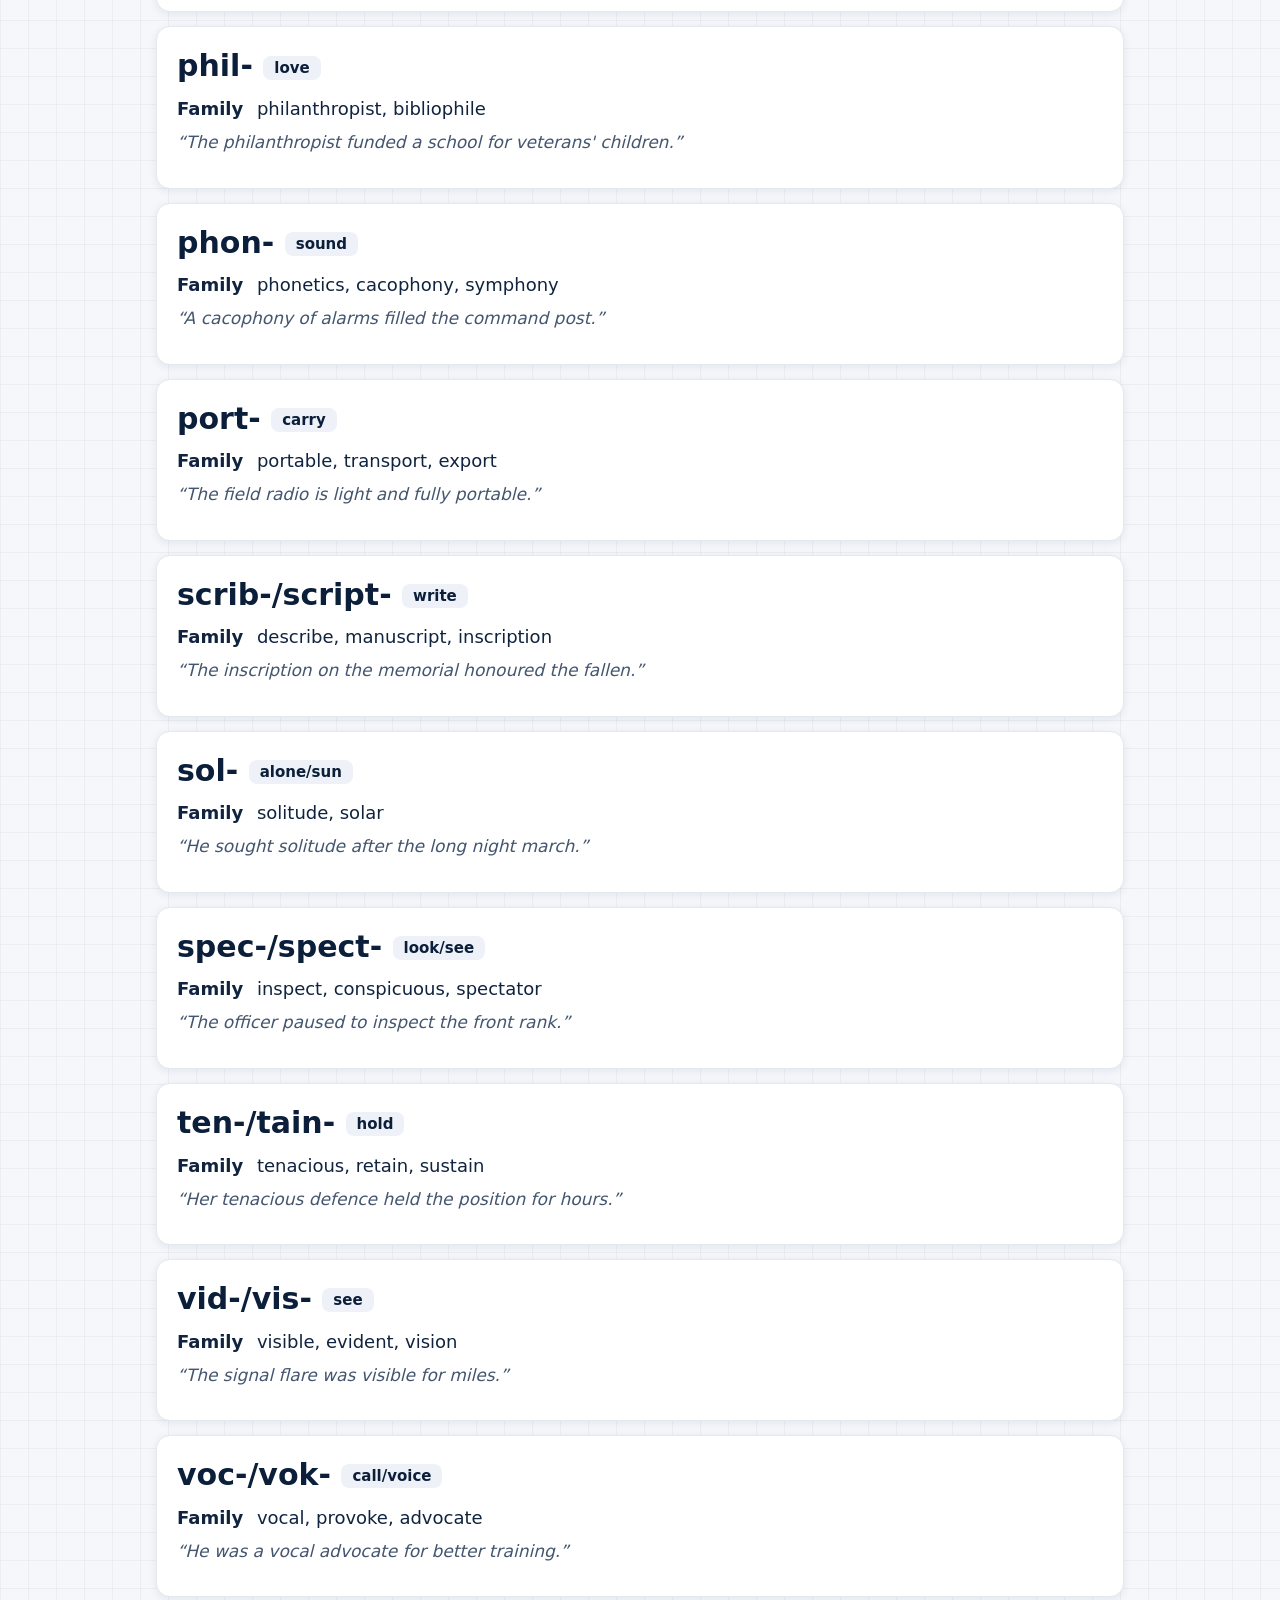
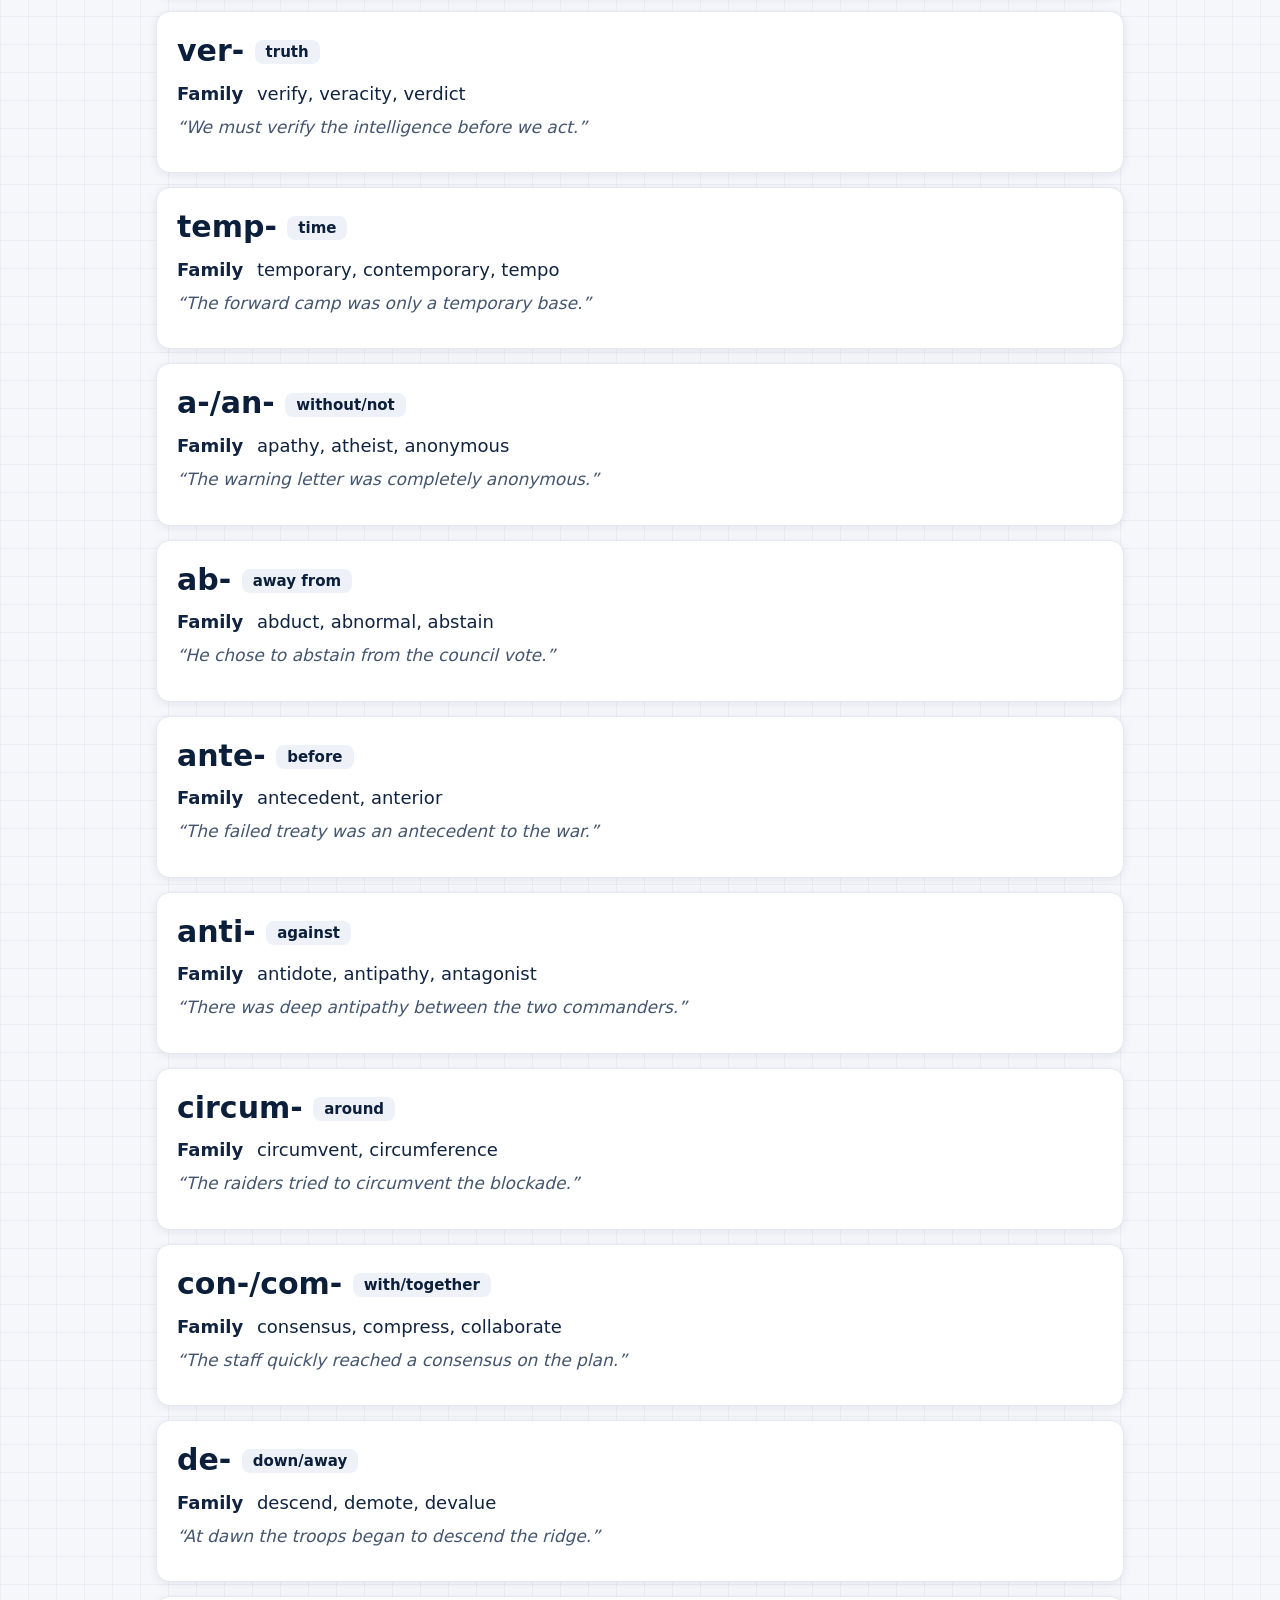
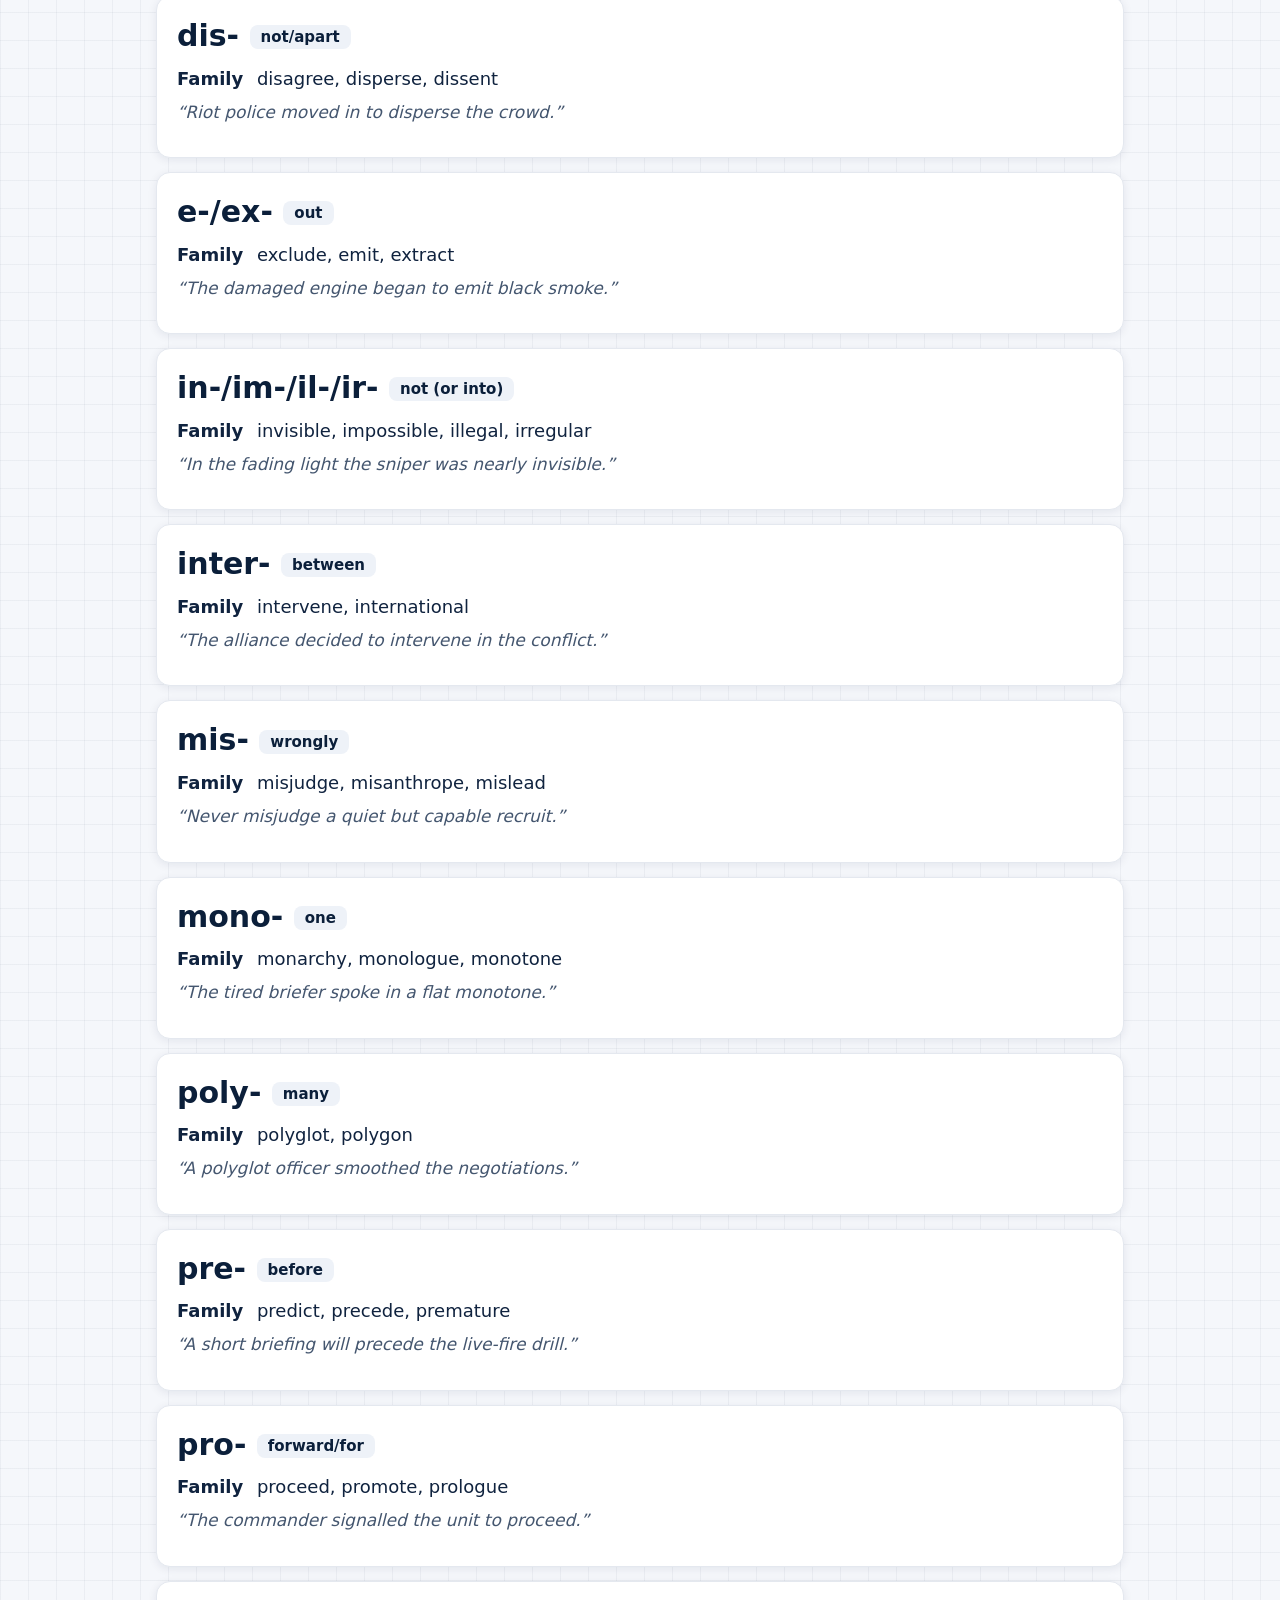
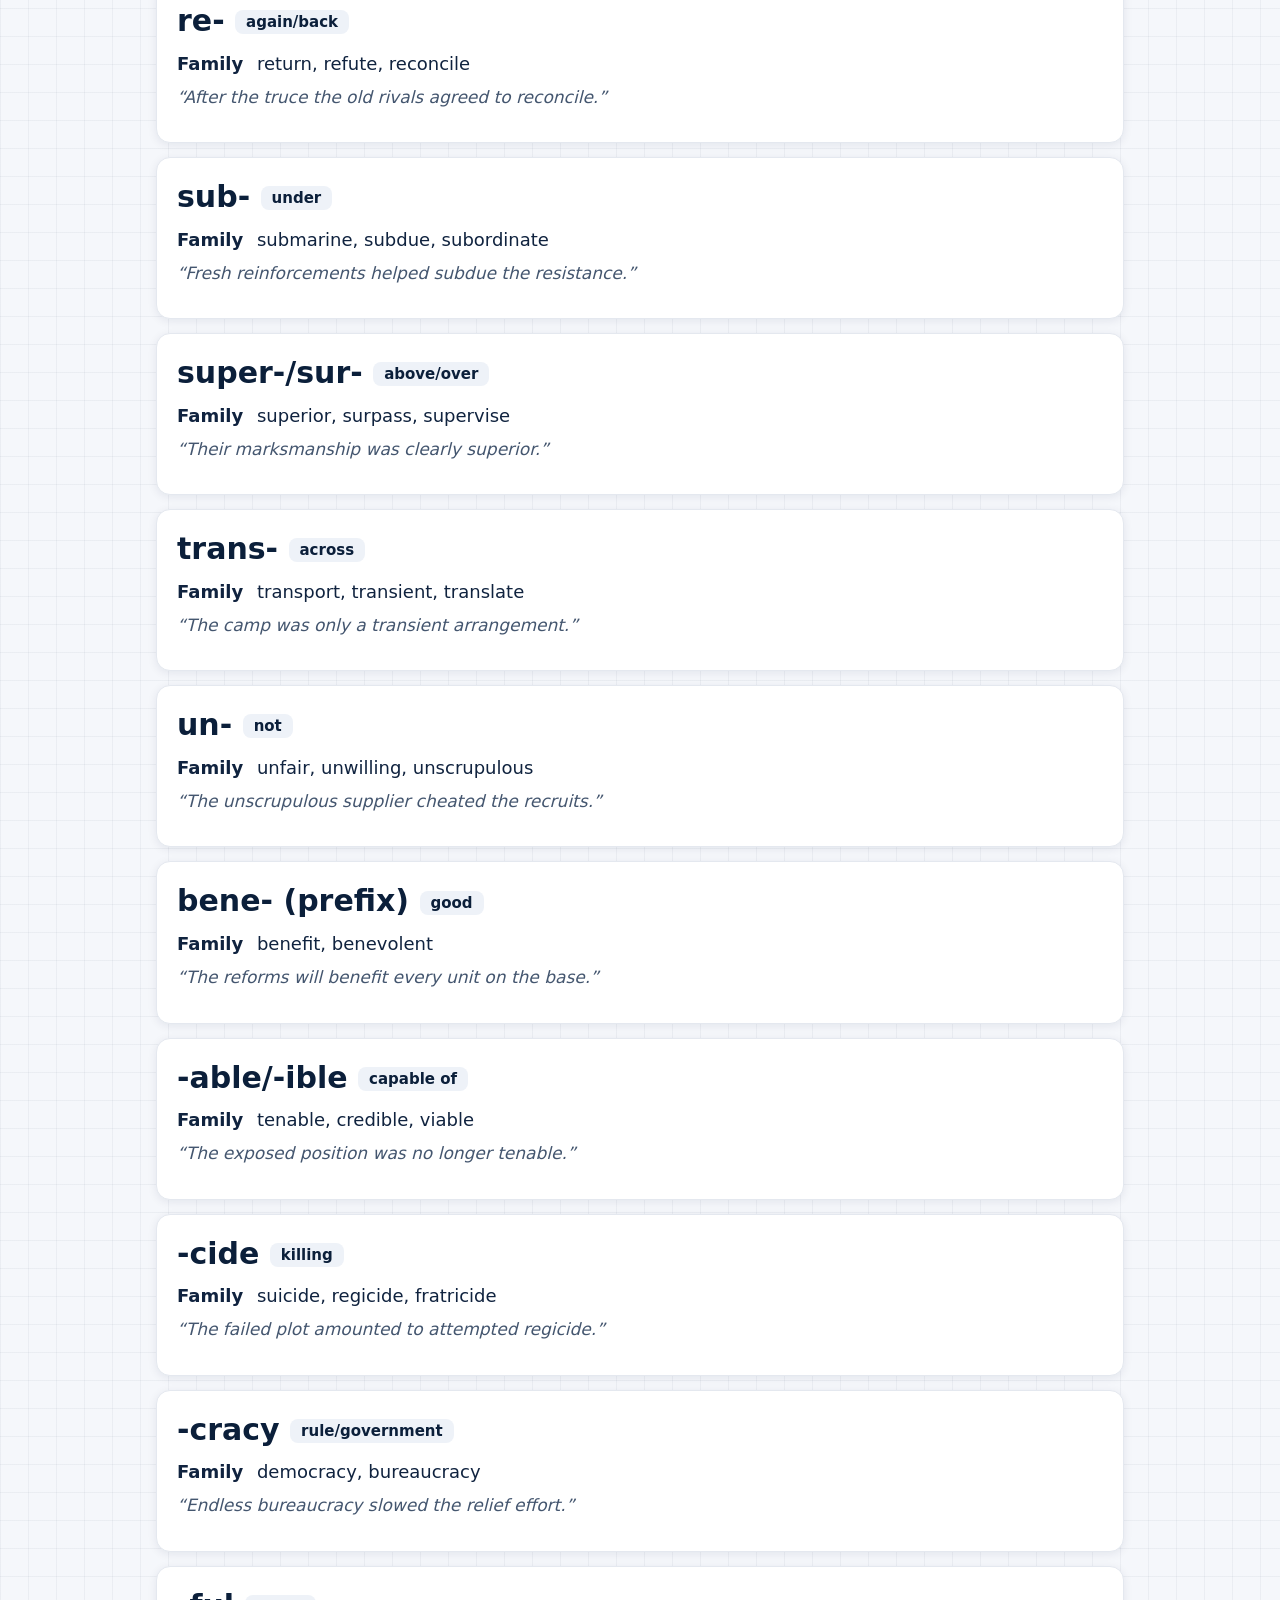
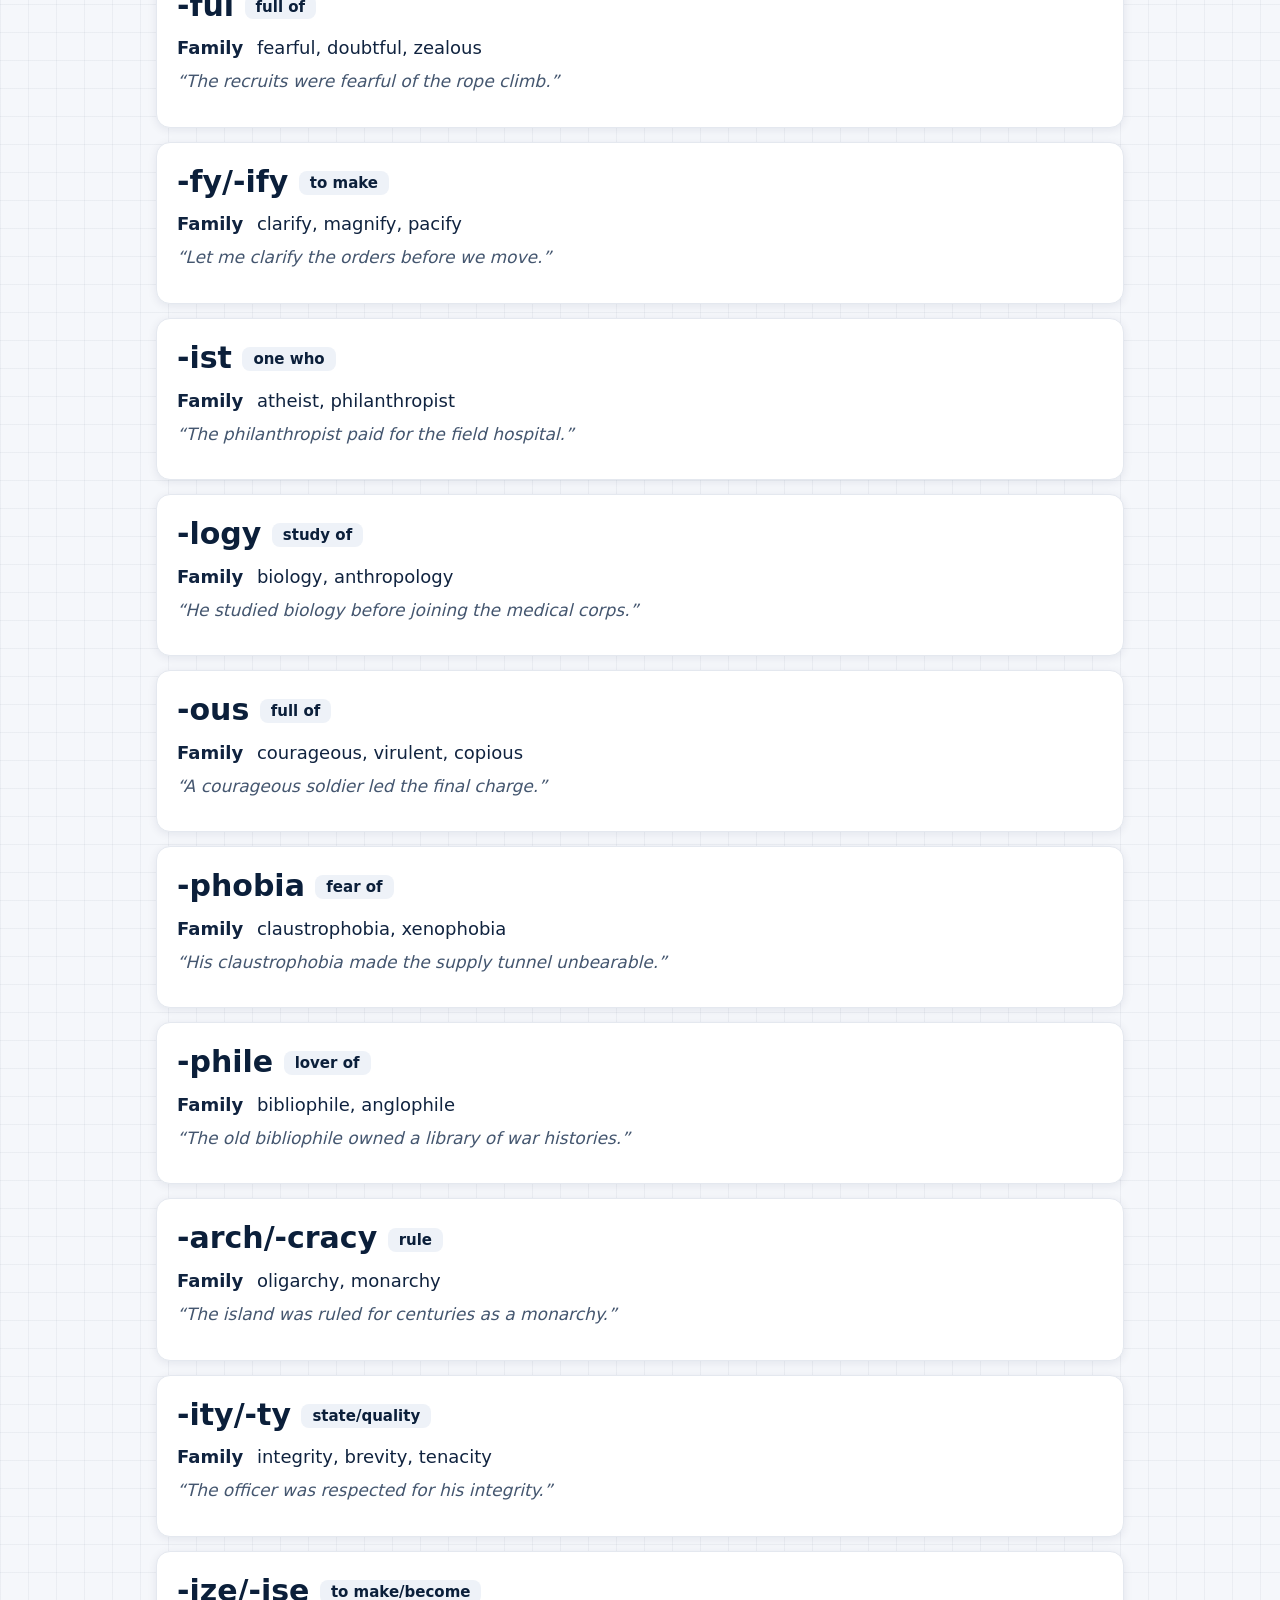
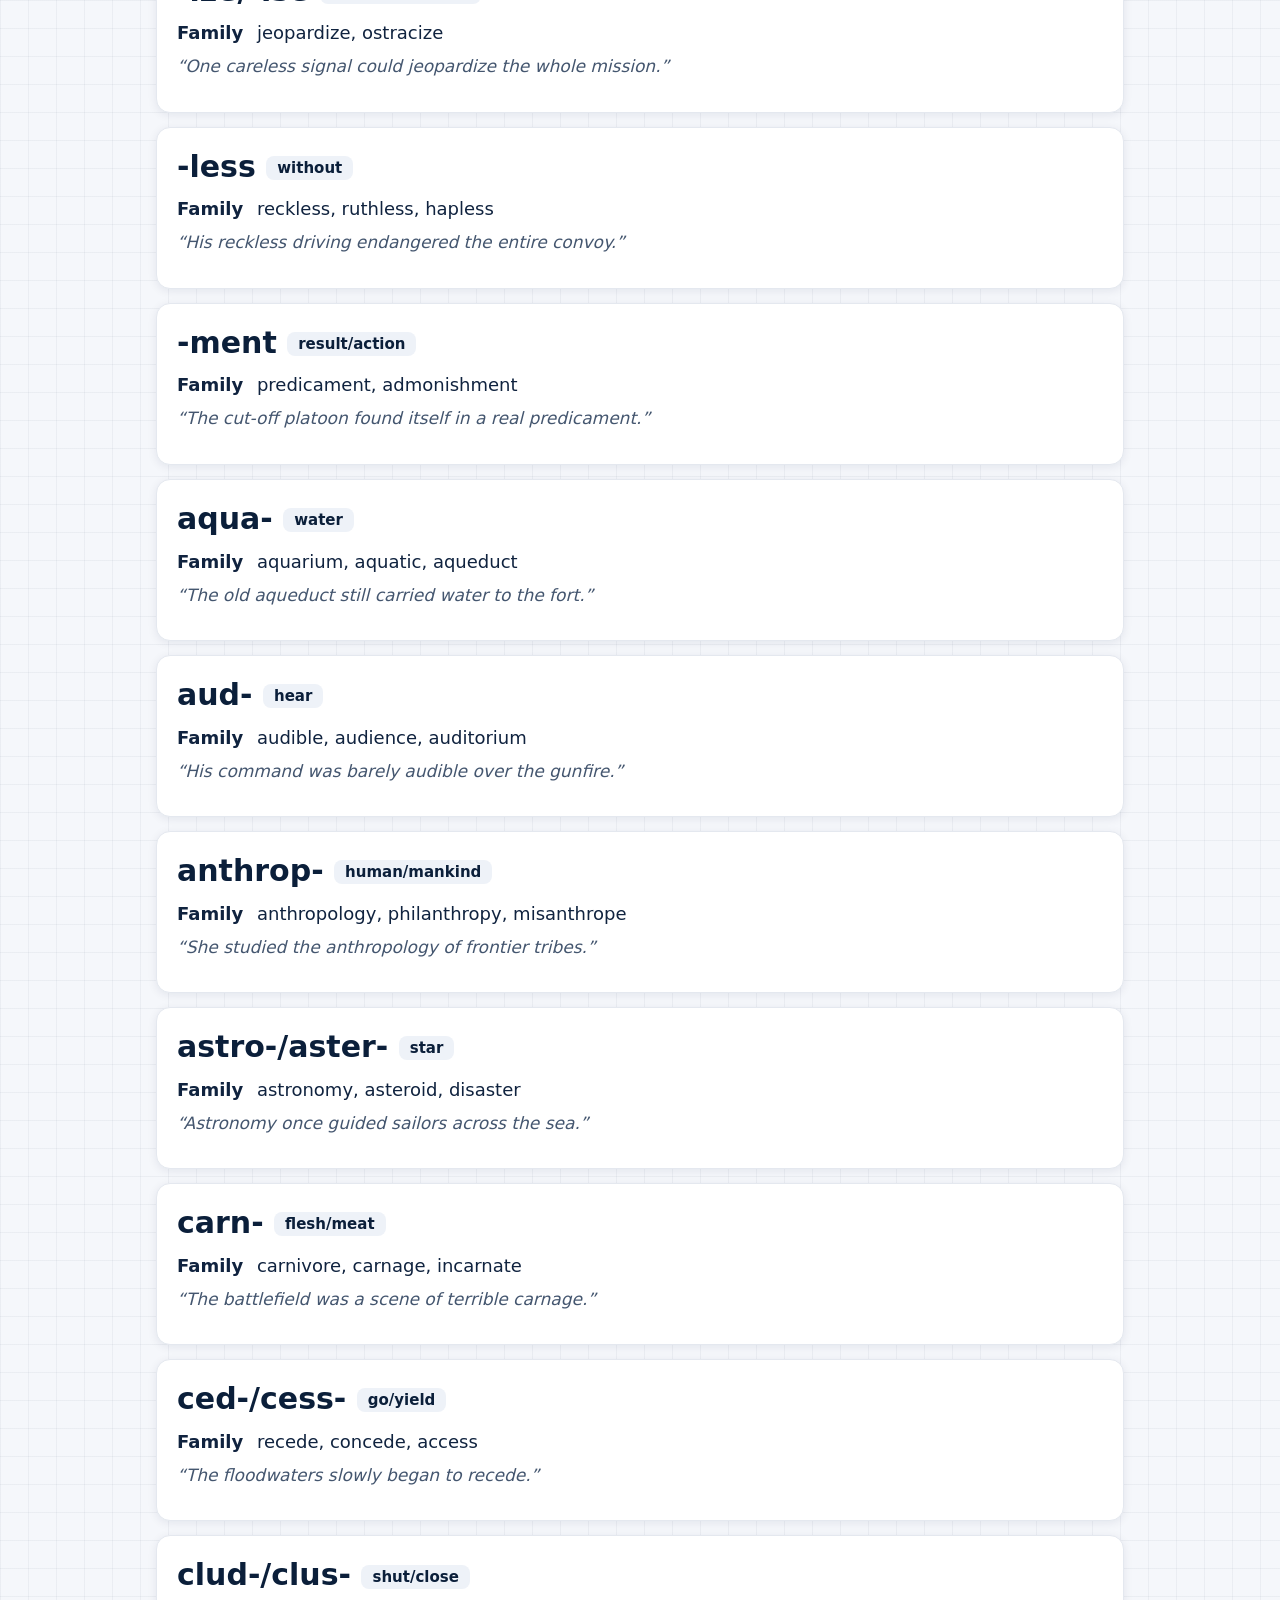
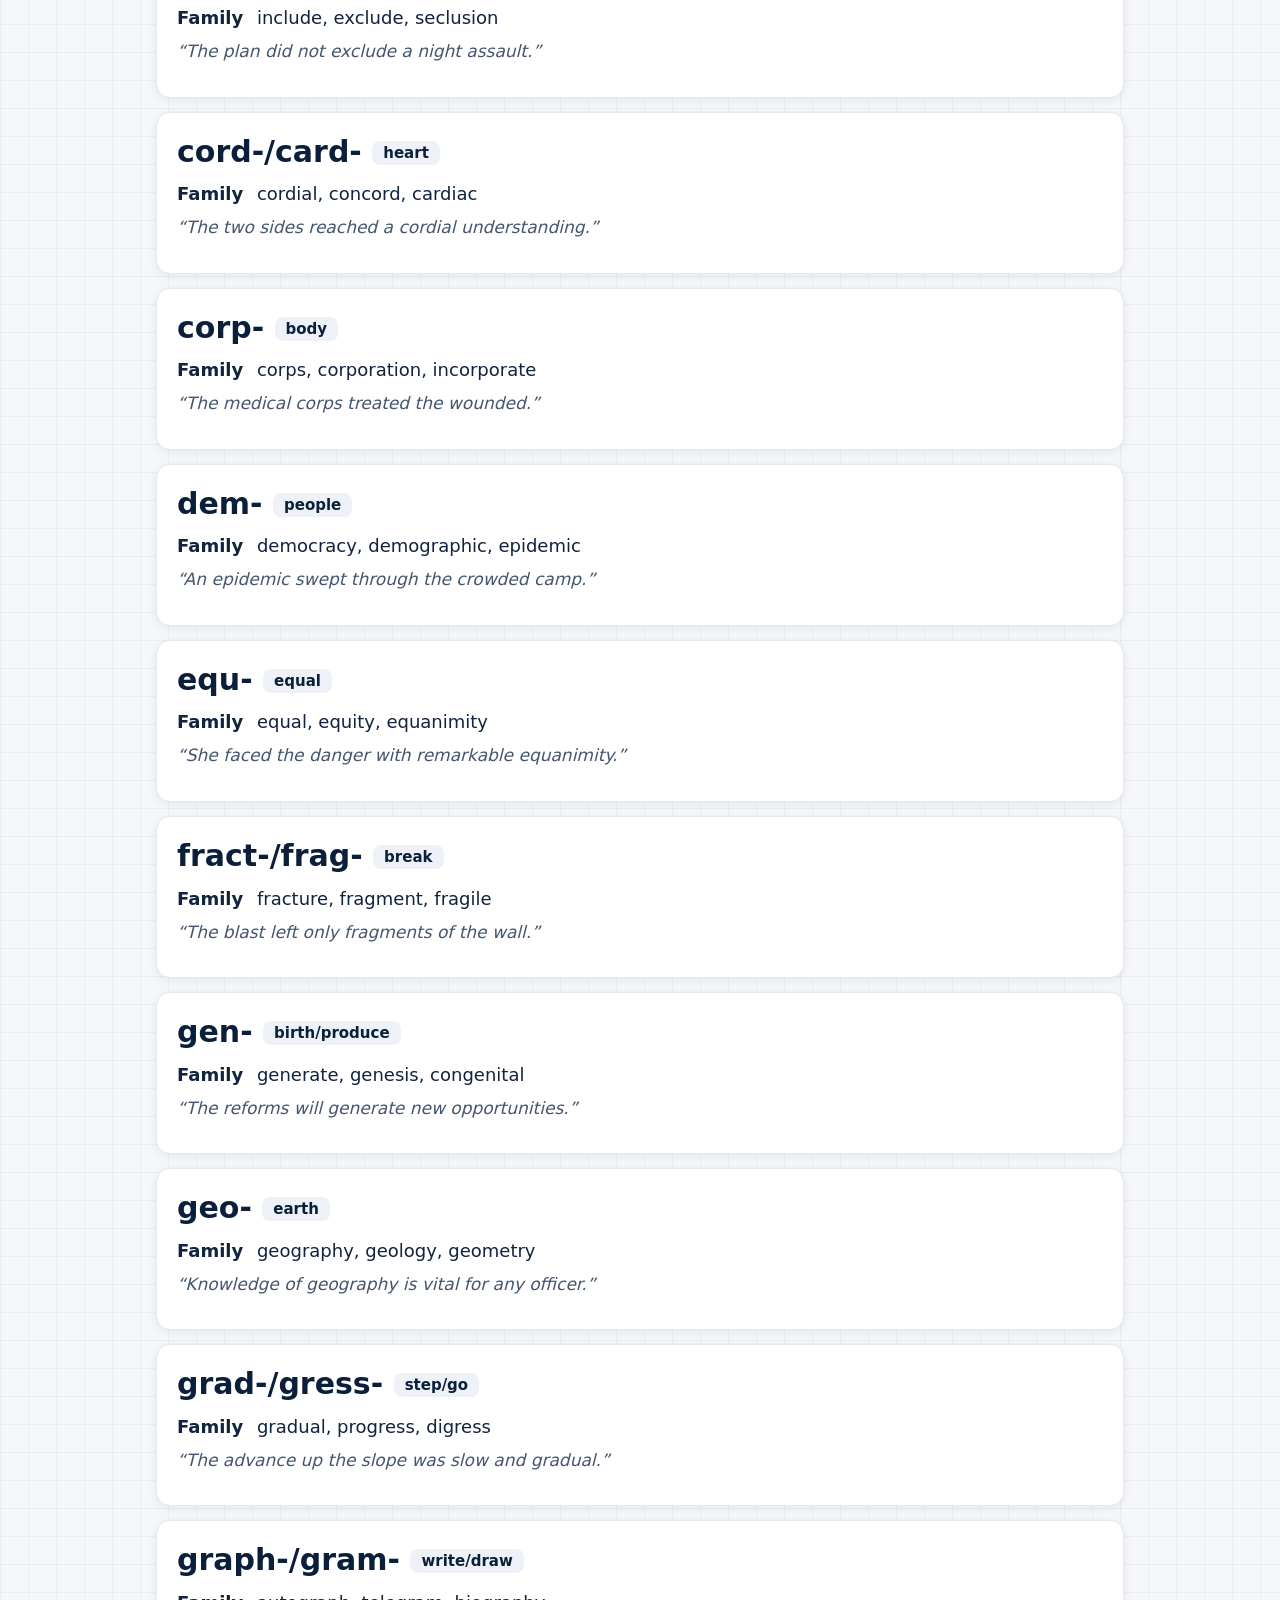
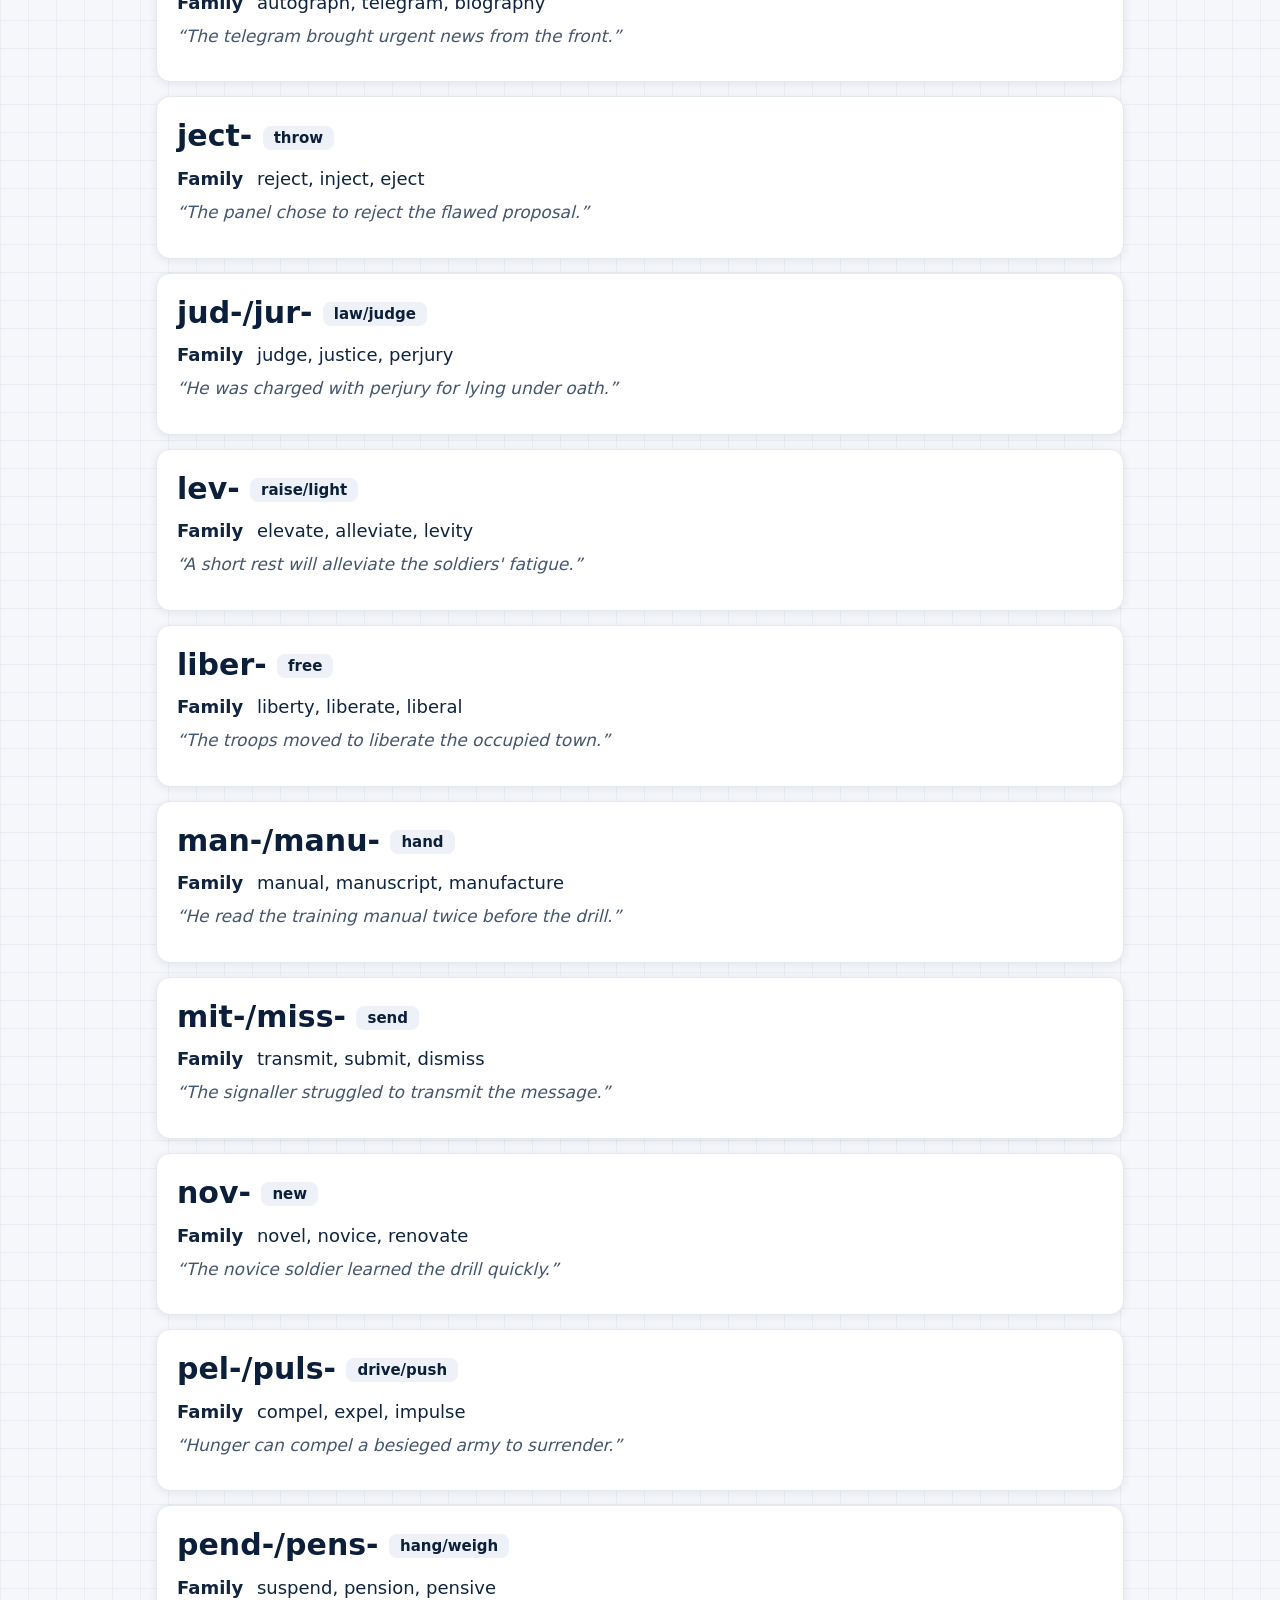
<file: docs/reference.html>
<!doctype html>
<html lang="en">
<head>
<meta charset="utf-8">
<meta name="viewport" content="width=device-width,initial-scale=1">
<title>Word Toolkit — VicThree Vocab</title>
<meta name="theme-color" content="#0B1F3A">
<link rel="manifest" href="manifest.webmanifest">
<link rel="apple-touch-icon" href="assets/shield-180.png?v=69">
<link rel="icon" href="assets/shield-192.png?v=69"><link rel="icon" sizes="32x32" href="assets/shield-32.png?v=69">
<link rel="stylesheet" href="css/styles.css?v=69">
</head>
<body>
<header class="vbanner">
  <a href="index.html"><img class="bimg" src="assets/banner.png?v=69" alt="VicThree Defence"></a>
  <nav class="vbanner-icons">
    <a href="index.html" title="Home" aria-label="Home"><svg viewBox="0 0 24 24" width="24" height="24" fill="none" stroke="currentColor" stroke-width="2" stroke-linecap="round" stroke-linejoin="round"><path d="M3 11l9-8 9 8"/><path d="M5 10v10h14V10"/></svg></a>
    <a href="browse.html?saved=1" title="Saved words" aria-label="Saved"><svg viewBox="0 0 24 24" width="24" height="24" fill="currentColor"><path d="M12 2.5l2.9 6 6.6.5-5 4.3 1.5 6.4L12 16.9 5.5 20.2 7 13.8 2 9.5l6.6-.5z"/></svg></a>
  </nav>
  <div class="hud-bar"><span class="dot"></span> System Online <span class="sep">&middot;</span> <span class="amber">TARGET:</span> CDS <span class="amber">//</span> AFCAT English <span class="sep">&middot;</span> Ready</div>
</header>

<main class="container">
  <h2 style="margin:4px 0 12px">Word Toolkit</h2>

  <div class="chips" id="tabs" style="margin-bottom:10px">
    <button class="chip" data-tab="roots">🌱 Roots &amp; affixes</button>
    <button class="chip" data-tab="clusters">🕸️ Synonym clusters</button>
    <button class="chip" data-tab="confusables">⚠️ Confusable pairs</button>
  </div>

  <p id="intro" class="muted-intro"></p>

  <div class="chips" id="rootkinds" style="margin-bottom:12px">
    <button class="chip on" data-k="all">All</button>
    <button class="chip" data-k="root">Roots</button>
    <button class="chip" data-k="prefix">Prefixes</button>
    <button class="chip" data-k="suffix">Suffixes</button>
  </div>

  <div class="toolbar" style="grid-template-columns:1fr">
    <div class="field"><label for="search">Search</label>
      <input id="search" type="search" placeholder="root, word, meaning…"></div>
  </div>

  <div id="cluster-hint" class="cluster-hint" hidden><span>👇 Tap any word with a <b>gold underline</b> to open its full card.</span><button class="hint-x" aria-label="Close">✕</button></div>
  <div class="cards" id="list"><div class="spin">Loading toolkit…</div></div>
  <p class="foot">From the CDS vocabulary field manual — Roots (Strategy 8), Synonym Clusters (Strategy 1), Confusables (Strategy 6). Tap a highlighted cluster word to open its full card.</p>
</main>

<div class="modal" id="modal" hidden><div class="modal-card" id="modal-card"></div></div>

<script src="js/data.js?v=69"></script>
<script src="js/reference.js?v=69"></script>
<script src="js/config.js?v=69"></script>
<script src="js/lead.js?v=69"></script>
</body>
</html>
</file>
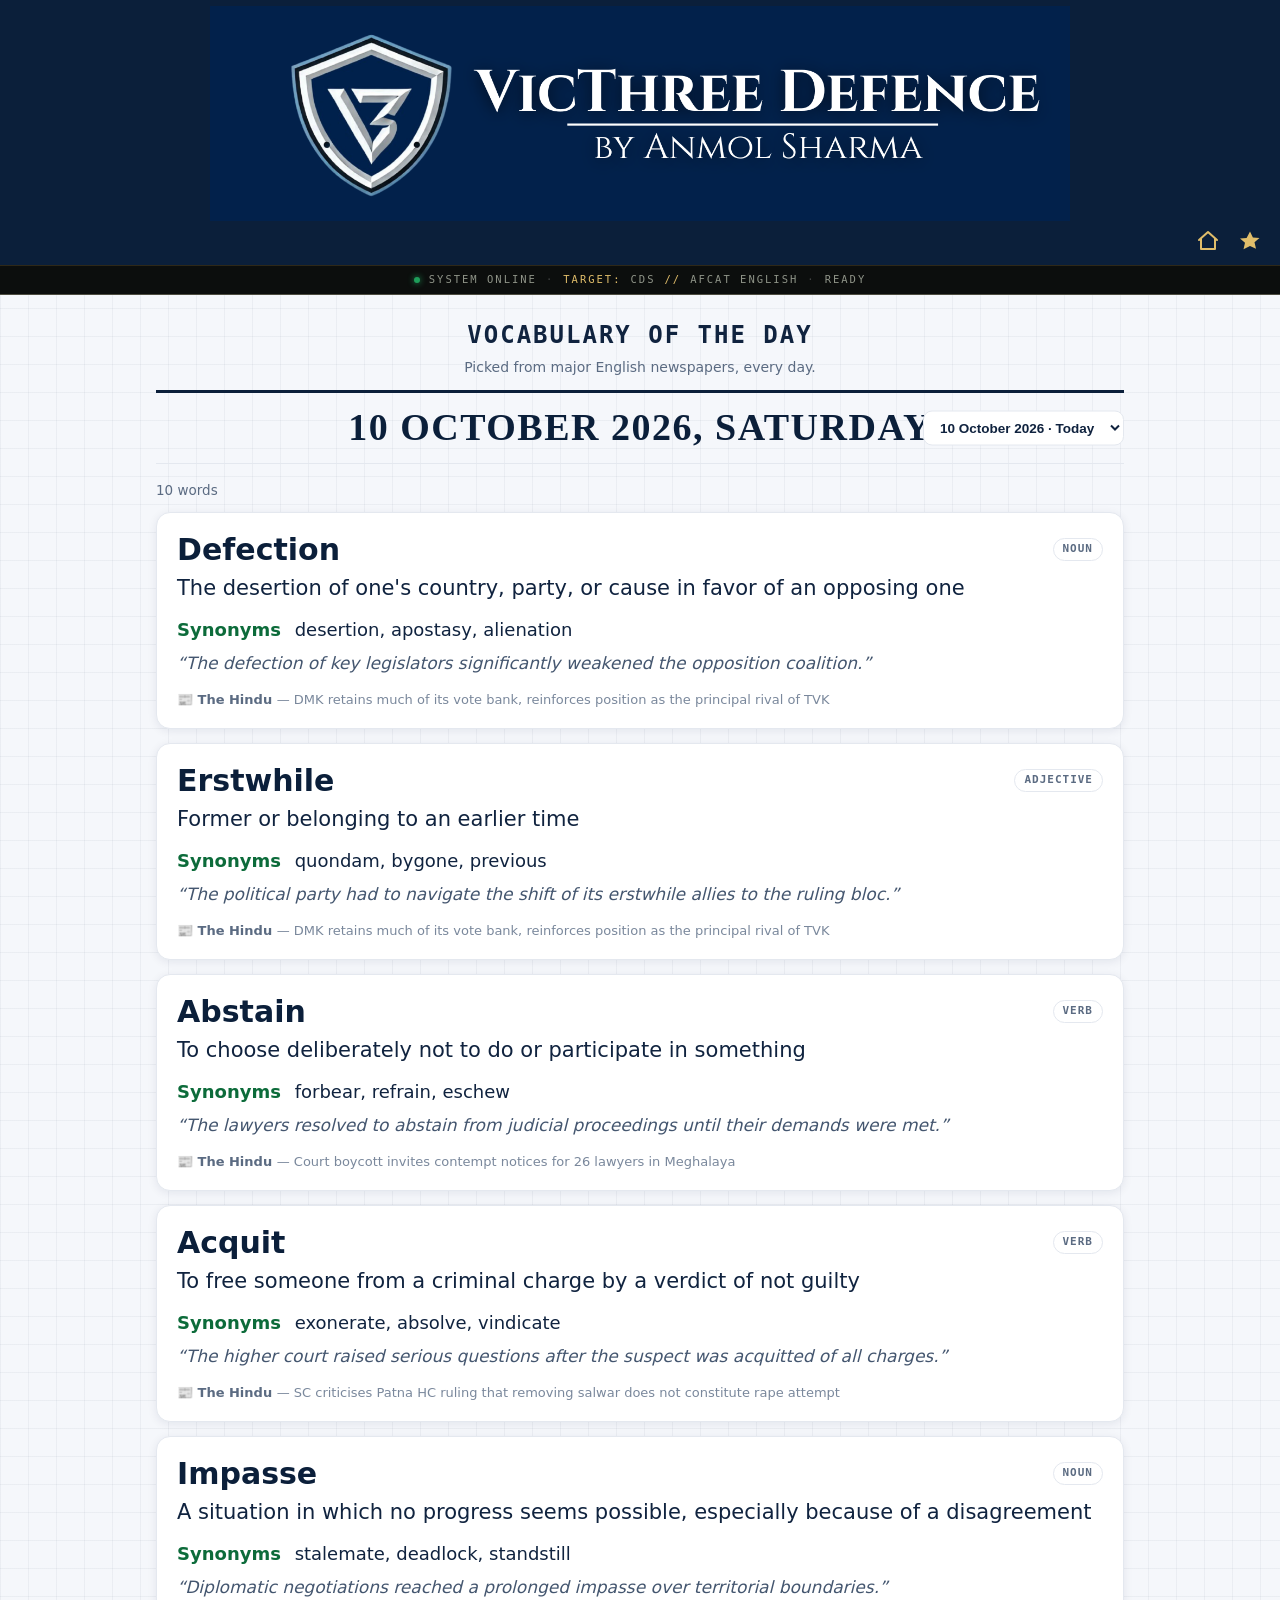
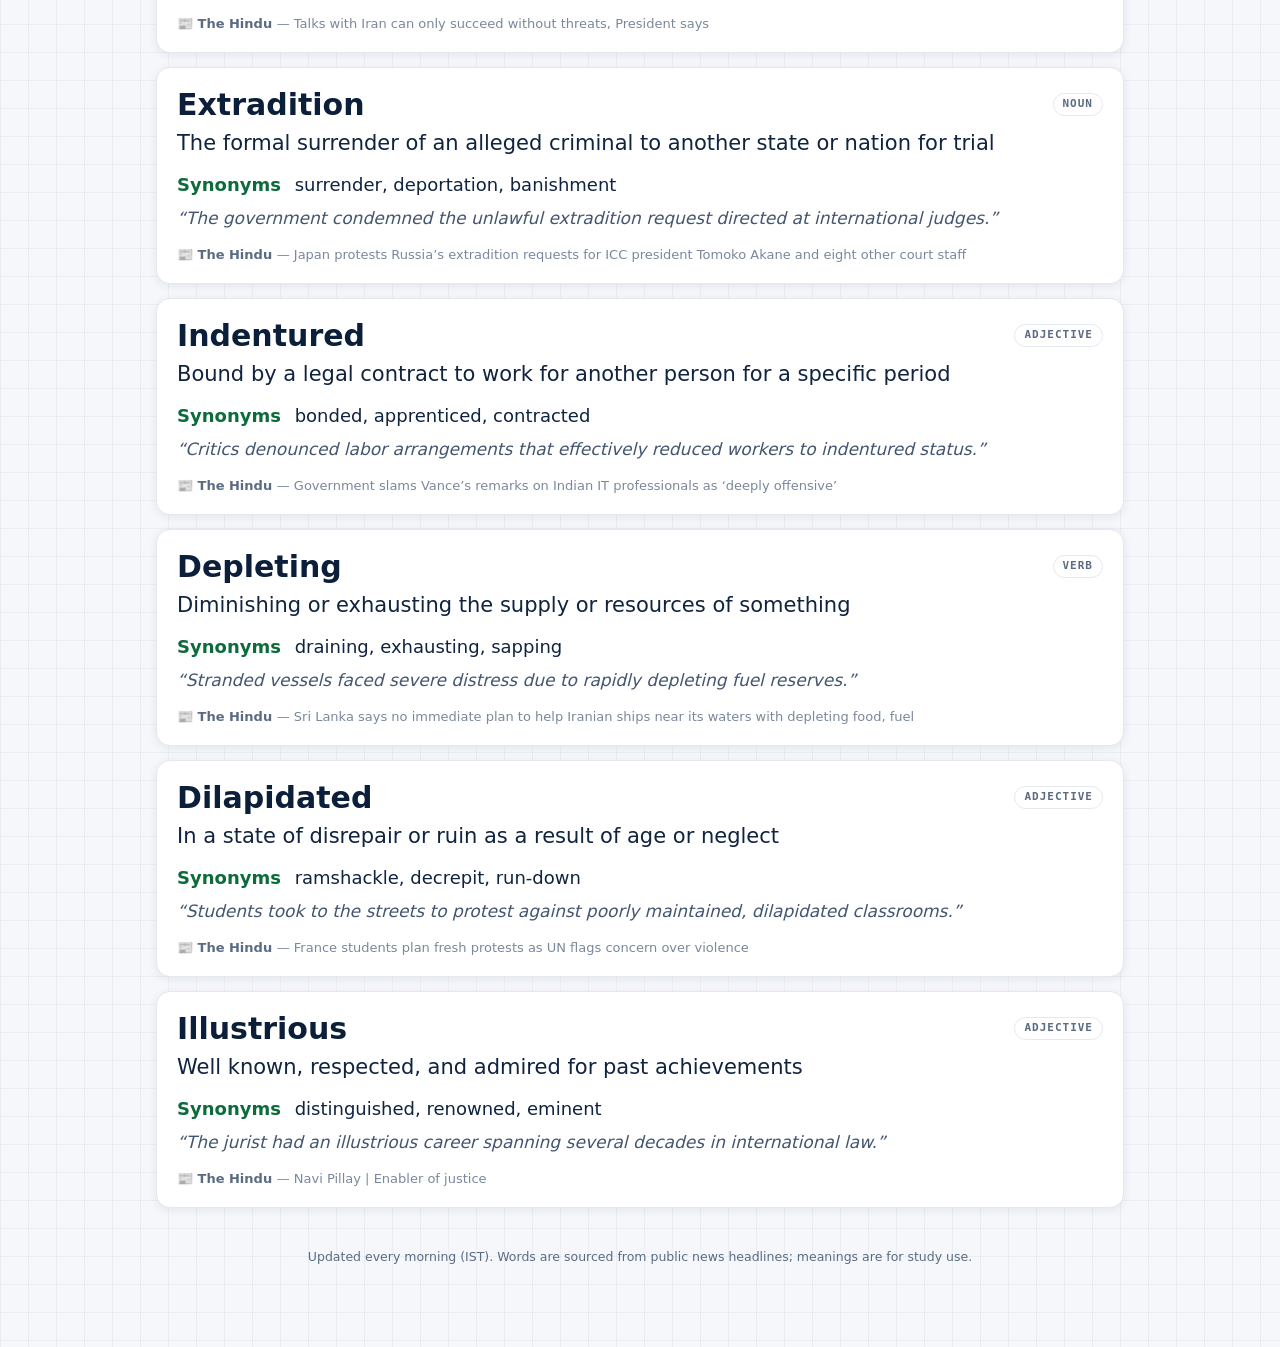
<file: docs/wotd.html>
<!doctype html>
<html lang="en">
<head>
<meta charset="utf-8">
<meta name="viewport" content="width=device-width,initial-scale=1">
<title>Vocabulary of the Day — VicThree Vocab</title>
<meta name="theme-color" content="#0B1F3A">
<link rel="manifest" href="manifest.webmanifest">
<link rel="apple-touch-icon" href="assets/shield-180.png?v=69">
<link rel="icon" href="assets/shield-192.png?v=69"><link rel="icon" sizes="32x32" href="assets/shield-32.png?v=69">
<link rel="stylesheet" href="css/styles.css?v=69">
</head>
<body>
<header class="vbanner">
  <a href="index.html"><img class="bimg" src="assets/banner.png?v=69" alt="VicThree Defence"></a>
  <nav class="vbanner-icons">
    <a href="index.html" title="Home" aria-label="Home"><svg viewBox="0 0 24 24" width="24" height="24" fill="none" stroke="currentColor" stroke-width="2" stroke-linecap="round" stroke-linejoin="round"><path d="M3 11l9-8 9 8"/><path d="M5 10v10h14V10"/></svg></a>
    <a href="browse.html?saved=1" title="Saved words" aria-label="Saved"><svg viewBox="0 0 24 24" width="24" height="24" fill="currentColor"><path d="M12 2.5l2.9 6 6.6.5-5 4.3 1.5 6.4L12 16.9 5.5 20.2 7 13.8 2 9.5l6.6-.5z"/></svg></a>
  </nav>
  <div class="hud-bar"><span class="dot"></span> System Online <span class="sep">&middot;</span> <span class="amber">TARGET:</span> CDS <span class="amber">//</span> AFCAT English <span class="sep">&middot;</span> Ready</div>
</header>

<main class="container">
  <h2 style="margin:4px 0 4px;text-align:center">Vocabulary of the Day</h2>
  <p class="muted-intro" style="text-align:center">Picked from major English newspapers, every day.</p>

  <div class="wotd-masthead">
    <div class="wotd-dateline" id="dateline">&mdash;</div>
    <select id="f-day" class="wotd-dayfilter" aria-label="Choose a day"></select>
  </div>

  <div class="meta-row"><span id="count">…</span></div>
  <div class="cards" id="list"><div class="spin">Loading today's words…</div></div>
  <p class="foot">Updated every morning (IST). Words are sourced from public news headlines; meanings are for study use.</p>
</main>

<script src="js/data.js?v=69"></script>
<script src="js/wotd.js?v=69"></script>
<script src="js/config.js?v=69"></script>
<script src="js/lead.js?v=69"></script>
</body>
</html>
</file>
<file: docs/css/styles.css>
/* VicThree Vocab — CDS & AFCAT English Vocabulary
   Brand: navy #0B1F3A / gold #C9A24B (matches victhree-pyq) */
:root{
  --navy:#0B1F3A; --navy-2:#12294b; --navy-3:#1b365d;
  --gold:#C9A24B; --gold-2:#e0bd6a;
  --ink:#10233f; --muted:#5b6b82; --line:#e4e8ef; --bg:#f5f7fb; --card:#ffffff;
  --green:#1e9e5a; --green-bg:#e7f6ee; --red:#d23b48; --red-bg:#fdecee;
  --shadow:0 2px 10px rgba(11,31,58,.08); --shadow-lg:0 8px 28px rgba(11,31,58,.16);
  --radius:14px;
}
*{box-sizing:border-box}
html{-webkit-text-size-adjust:100%}
body{
  margin:0;font-family:"Segoe UI",system-ui,-apple-system,Roboto,Arial,sans-serif;
  color:var(--ink);background:var(--bg);line-height:1.5;
}
a{color:var(--navy-3);text-decoration:none}
img{max-width:100%}

/* ---- Header ---- */
.top{
  background:linear-gradient(135deg,var(--navy),var(--navy-2));
  color:#fff;padding:14px 16px;position:sticky;top:0;z-index:30;
  box-shadow:0 2px 10px rgba(0,0,0,.18);
}
.top .wrap{max-width:1000px;margin:0 auto;display:flex;align-items:center;gap:12px}
.brand{display:flex;align-items:center;gap:10px;font-weight:700;letter-spacing:.3px}
.brand .v3{
  width:34px;height:34px;flex:0 0 34px;border-radius:9px;
  background:var(--gold);color:var(--navy);display:grid;place-items:center;
  font-weight:800;font-size:15px;
}
.brand small{display:block;font-weight:500;font-size:11px;color:#b9c6dc;letter-spacing:.2px}
.top nav{margin-left:auto;display:flex;gap:6px;flex-wrap:wrap}
.top nav a{
  color:#dce4f1;padding:7px 12px;border-radius:999px;font-size:13.5px;font-weight:600;
}
.top nav a.active,.top nav a:hover{background:rgba(255,255,255,.14);color:#fff}

.container{max-width:1000px;margin:0 auto;padding:18px 16px 60px}

/* ---- PYQ-style banner header (all pages) ---- */
.vbanner{background:var(--navy);text-align:center;padding-top:6px;position:relative}
.vbanner-icons{display:flex;justify-content:flex-end;align-items:center;gap:18px;padding:8px 18px 12px}
.vbanner-icons a{color:var(--gold-2);display:inline-flex;line-height:0;text-decoration:none}
.vbanner-icons a:hover{color:#fff}
.cta{display:flex;align-items:center;justify-content:center;gap:12px;flex-wrap:wrap;
  background:linear-gradient(135deg,var(--navy),var(--navy-2));color:#fff;
  border-radius:14px;padding:14px 18px;margin:16px 0;box-shadow:var(--shadow-lg);text-align:center}
.cta-text{font-size:15px;font-weight:600;color:#fff;line-height:1.4}
.m-br{display:none}
@media(max-width:600px){.m-br{display:inline}}
.cta-social{display:flex;gap:16px;align-items:center}
.cta-social a{color:var(--gold-2);display:inline-flex;line-height:0;transition:color .12s,transform .12s}
.cta-social a:hover{color:#fff;transform:translateY(-2px)}
.join-label{text-align:center;font-weight:800;color:var(--navy);font-size:16px;letter-spacing:.3px;margin:26px 0 0}
.foot-social{display:flex;justify-content:center;align-items:center;gap:24px;margin:10px 0 6px}
.foot-social a{color:var(--navy);display:inline-flex;line-height:0;text-decoration:none;transition:color .12s,transform .12s}
.foot-social a:hover{color:var(--gold);transform:translateY(-2px)}
.vbanner .bimg{display:block;width:100%;max-width:860px;height:auto;margin:0 auto}
.vbanner-nav{display:flex;gap:8px;justify-content:center;flex-wrap:wrap;padding:10px 12px 14px}
.vbanner-nav a{color:#e7edf7;background:rgba(255,255,255,.10);border:1px solid rgba(255,255,255,.20);
  border-radius:999px;padding:8px 16px;font-size:14px;font-weight:600}
.vbanner-nav a:hover,.vbanner-nav a.active{background:var(--gold);border-color:var(--gold);color:var(--navy)}
.titlebar{background:var(--navy);border-bottom:4px solid var(--gold);padding:16px 16px;text-align:center;display:flex;align-items:center;justify-content:center}
.titlebar h1{margin:0;color:#fff;font-size:30px;font-weight:800;letter-spacing:1.5px;
  font-family:Georgia,"Times New Roman",serif;text-transform:uppercase;
  text-align:center;padding-left:1.5px}
@media(max-width:560px){.titlebar h1{font-size:21px}}

/* ---- Topic grid + wide cards (PYQ look) ---- */
.home-quiz{display:grid;grid-template-columns:repeat(3,1fr);gap:14px;margin:18px 0 0}
.home-quiz .minitile{grid-column:2}
.minitile.gold{background:linear-gradient(135deg,var(--gold-2),var(--gold));border-color:transparent;color:var(--navy)}
@media(max-width:600px){.home-quiz{grid-template-columns:1fr}.home-quiz .minitile{grid-column:1}}
.topic-grid{display:grid;grid-template-columns:repeat(3,1fr);gap:14px;margin:14px 0}
.topic-grid.one{grid-template-columns:minmax(0,340px);justify-content:center;margin:18px auto}
.topic-grid .tile{align-items:center;justify-content:center;text-align:center;padding:22px 14px;gap:10px}
.topic-grid .tile .ic{font-size:30px;height:34px;line-height:1;display:flex;align-items:center;justify-content:center}
@media(max-width:600px){.topic-grid{grid-template-columns:repeat(2,1fr)}}
.widecard{display:flex;align-items:center;gap:16px;background:var(--card);border:1px solid var(--line);
  border-radius:14px;padding:18px 22px;box-shadow:var(--shadow);margin:14px 0;cursor:pointer;
  transition:transform .12s,box-shadow .12s}
.widecard:hover{transform:translateY(-2px);box-shadow:var(--shadow-lg)}
.widecard .ic{font-size:26px;flex:0 0 auto}
.widecard h3{margin:0;font-size:18px;flex:1;text-align:left}
.widecard .chev{color:var(--gold);font-size:22px;font-weight:700}
.widecard.dark{background:linear-gradient(135deg,var(--navy),var(--navy-2));border:none;color:#fff}
.widecard.dark h3{color:#fff}
.widecard.gold{background:linear-gradient(135deg,var(--gold-2),var(--gold));border:none;color:var(--navy)}
.widecard.gold h3{color:var(--navy)}
.widecard.gold .chev{color:var(--navy)}
/* short split row (Weak Words left · Saved Words right, middle empty) */
.home-actions{display:grid;grid-template-columns:repeat(3,1fr);gap:14px;margin:14px 0 4px}
.home-actions .action-col:last-child{grid-column:-2 / -1}
.minitile{display:flex;align-items:center;justify-content:center;gap:8px;background:var(--card);border:1px solid var(--line);
  border-radius:12px;padding:12px;font-weight:700;font-size:14.5px;color:var(--navy);box-shadow:var(--shadow)}
.minitile:hover{border-color:var(--gold);transform:translateY(-1px)}
@media(max-width:600px){.home-actions{grid-template-columns:repeat(2,1fr)}}

/* ---- Banner + page title (home) ---- */
.banner{
  display:block;width:100%;height:auto;border-radius:var(--radius);
  box-shadow:var(--shadow-lg);margin-bottom:18px;
}
.page-title{
  text-align:center;font-size:24px;color:var(--navy);margin:6px 0 20px;
  letter-spacing:.2px;
}
.home-tiles{grid-template-columns:repeat(auto-fill,minmax(160px,1fr))}
.home-tiles .tile{align-items:center;text-align:center;padding:22px 16px}
.home-tiles .tile .ic{font-size:30px}
@media(max-width:560px){
  .page-title{font-size:20px}
  .home-tiles{grid-template-columns:repeat(2,1fr)}
}

/* ---- Hero (home) ---- */
.hero{
  background:linear-gradient(135deg,var(--navy),var(--navy-3));color:#fff;
  border-radius:var(--radius);padding:26px 22px;margin-bottom:20px;box-shadow:var(--shadow-lg);
}
.hero h1{margin:0 0 6px;font-size:24px}
.hero p{margin:0;color:#c7d4e8;font-size:14.5px}
.stats{display:flex;gap:10px;flex-wrap:wrap;margin-top:18px}
.stat{background:rgba(255,255,255,.10);border:1px solid rgba(255,255,255,.14);
  border-radius:11px;padding:10px 14px;min-width:84px}
.stat b{display:block;font-size:22px;color:var(--gold-2);line-height:1.1}
.stat span{font-size:12px;color:#c7d4e8}

/* ---- Tiles ---- */
.tiles{display:grid;grid-template-columns:repeat(auto-fill,minmax(150px,1fr));gap:12px}
.tile{
  background:var(--card);border:1px solid var(--line);border-radius:var(--radius);
  padding:16px;box-shadow:var(--shadow);display:flex;flex-direction:column;gap:6px;
  cursor:pointer;transition:transform .12s,box-shadow .12s,border-color .12s;
}
.tile:hover{transform:translateY(-2px);box-shadow:var(--shadow-lg);border-color:var(--gold)}
.tile .ic{font-size:26px}
.tile h3{margin:0;font-size:15.5px}
.tile p{margin:0;font-size:12.5px;color:var(--muted)}
.section-title{margin:24px 0 10px;font-size:13px;text-transform:uppercase;letter-spacing:1px;color:var(--muted)}

/* ---- Buttons ---- */
.btn{
  display:inline-flex;align-items:center;gap:7px;justify-content:center;
  background:var(--gold);color:var(--navy);border:none;border-radius:10px;
  padding:11px 18px;font-weight:700;font-size:14px;cursor:pointer;transition:filter .12s,transform .12s;
}
.btn:hover{filter:brightness(1.05);transform:translateY(-1px)}
.btn.ghost{background:transparent;color:#fff;border:1px solid rgba(255,255,255,.4)}
.btn.sm{padding:7px 12px;font-size:12.5px;border-radius:8px}
.btn.outline{background:#fff;color:var(--navy);border:1px solid var(--line)}
.backlink{display:inline-flex;align-items:center;gap:6px;color:var(--navy-3);font-weight:600;font-size:13.5px;margin-bottom:12px}

/* ---- Toolbar / filters ---- */
.toolbar{
  background:var(--card);border:1px solid var(--line);border-radius:var(--radius);
  padding:14px;box-shadow:var(--shadow);margin-bottom:16px;
  display:grid;gap:10px;grid-template-columns:repeat(auto-fit,minmax(150px,1fr));
}
.field{display:flex;flex-direction:column;gap:4px}
.field label{font-size:11.5px;font-weight:700;color:var(--muted);text-transform:uppercase;letter-spacing:.5px}
.field select,.field input{
  padding:9px 10px;border:1px solid var(--line);border-radius:9px;font-size:14px;background:#fff;color:var(--ink);
}
.field input:focus,.field select:focus{outline:2px solid var(--gold);border-color:var(--gold)}
.chips{display:flex;gap:7px;flex-wrap:wrap}
.chip{
  border:1px solid var(--line);background:#fff;color:var(--navy);border-radius:999px;
  padding:7px 13px;font-size:13px;font-weight:600;cursor:pointer;
}
.chip.on{background:var(--navy);color:#fff;border-color:var(--navy)}
.meta-row{display:flex;align-items:center;gap:12px;flex-wrap:wrap;margin-bottom:12px;font-size:13.5px;color:var(--muted)}

/* ---- Word / detail cards ---- */
.cards{display:grid;gap:14px}
.qcard,.wcard{
  background:var(--card);border:1px solid var(--line);border-radius:var(--radius);
  padding:20px 20px 18px;box-shadow:var(--shadow);
}
.qhead{display:flex;align-items:flex-start;gap:10px}
.qnum{font-size:12px;font-weight:700;color:var(--gold);background:var(--navy);
  border-radius:7px;padding:3px 8px;flex:0 0 auto}
.qtype{font-size:11px;font-weight:700;text-transform:uppercase;letter-spacing:.6px;
  color:var(--muted);border:1px solid var(--line);border-radius:999px;padding:2px 9px}
.stem{font-size:18px;font-weight:600;line-height:1.45;margin:12px 0 14px}
.stem .cap{color:var(--navy);font-weight:800;letter-spacing:.4px}

.opts{display:grid;gap:8px}
.opt{
  display:flex;align-items:center;gap:10px;border:1.5px solid var(--line);
  border-radius:10px;padding:13px 15px;font-size:16.5px;background:#fff;
}
.opt .lt{font-weight:800;color:var(--muted);width:18px;flex:0 0 18px}
.opt.clickable{cursor:pointer;transition:border-color .12s,background .12s}
.opt.clickable:hover{border-color:var(--gold);background:#fffdf6}
.opt.chosen{border-color:var(--navy);background:#eef2fb}
.opt.chosen .lt{color:var(--navy)}
.opt.correct{background:var(--green-bg);border-color:var(--green);color:#0c6b3a}
.opt.correct .lt{color:var(--green)}
.opt.wrong{background:var(--red-bg);border-color:var(--red);color:#9c1f2b}
.opt.wrong .lt{color:var(--red)}

/* detail panel */
.detail{margin-top:14px;border-top:1px dashed var(--line);padding-top:14px;display:none}
.detail.show{display:block;animation:fade .18s ease}
@keyframes fade{from{opacity:0;transform:translateY(4px)}to{opacity:1;transform:none}}
.dword{margin:2px 0 12px;font-size:30px;color:var(--navy);line-height:1.12}
.dmeaning{font-size:21px;line-height:1.4;margin:0 0 12px;color:var(--ink)}
.dex{font-style:italic;color:#44566f;font-size:17px;line-height:1.5;margin:0 0 14px}
.dline{font-size:18px;line-height:1.5;margin:8px 0;color:var(--ink)}
.dline .dk{font-weight:700;margin-right:8px}
.dline.dsyn .dk{color:#0c6b3a}
.dline.dant .dk{color:#b83143}
.dtrick{margin-top:16px;background:#fbf6e9;border-left:4px solid var(--gold);border-radius:8px;padding:14px 16px;font-size:16.5px;line-height:1.45}
.dtrick b{color:#8a6a1f}
.dtop{display:flex;align-items:center;justify-content:space-between;gap:10px;margin-bottom:8px}
.dtools{display:flex;align-items:center;gap:8px}
.iconbtn{background:none;border:none;cursor:pointer;color:var(--muted);padding:5px;border-radius:8px;
  line-height:0;display:inline-flex;align-items:center;transition:color .12s,background .12s}
.iconbtn:hover{color:var(--navy);background:#eef2f8}
.muted-intro{color:var(--muted);font-size:14px;margin:2px 0 12px;line-height:1.5}
.kindtag{font-size:12px;font-weight:600;color:var(--muted);text-transform:uppercase;letter-spacing:.5px;vertical-align:middle}
/* PYQ tag + chip counts + OCR note */
.pyqtag{font-family:var(--mono);font-size:11px;font-weight:700;letter-spacing:.5px;color:var(--navy);
  background:linear-gradient(135deg,var(--gold-2),var(--gold));border-radius:7px;padding:3px 9px;flex:0 0 auto;white-space:nowrap}
.chip .chipn{font-size:11px;opacity:.7;font-weight:700}
.chip.on .chipn{opacity:.85}
.dnote{margin:8px 0 0;font-size:13.5px;line-height:1.45;color:#8a6a1f;background:#fbf6e9;border-left:3px solid var(--gold);border-radius:6px;padding:8px 12px}
.meaningtag{font-size:15px;font-weight:600;color:var(--navy);background:#eef2f8;border-radius:8px;padding:3px 11px;vertical-align:middle;white-space:normal}
.confrow{margin:10px 0}
.confrow + .confrow{border-top:1px solid var(--line);padding-top:12px}
.confrow .cw{font-weight:800;color:var(--navy)}
.vs{color:var(--muted);font-weight:600;font-size:16px}
.dclust{display:flex;flex-wrap:wrap;gap:7px}
.wchip{background:#eef2f8;color:var(--navy);border-radius:8px;padding:5px 10px;font-size:15px;font-weight:600}
.wchip.link{cursor:pointer;border:1px solid transparent;font-family:inherit;box-shadow:inset 0 -2px 0 var(--gold)}
.wchip.link:hover{background:var(--gold);color:var(--navy);box-shadow:none}
.cluster-hint{display:flex;align-items:center;gap:10px;background:#fbf6e9;border:1px solid var(--gold);
  border-left:4px solid var(--gold);border-radius:10px;padding:10px 14px;margin:0 0 14px;font-size:14px;
  color:#7a5d12;animation:fade .2s ease}
.cluster-hint[hidden]{display:none}
.cluster-hint b{color:#8a6a1f}
.hint-x{margin-left:auto;flex:0 0 auto;background:none;border:none;cursor:pointer;color:#8a6a1f;font-size:16px;line-height:1;padding:2px 4px}
.hint-x:hover{color:var(--navy)}
.modal{position:fixed;inset:0;background:rgba(11,31,58,.55);display:flex;align-items:center;justify-content:center;padding:16px;z-index:60}
.modal[hidden]{display:none}
.modal-card{background:var(--card);border-radius:var(--radius);max-width:560px;width:100%;max-height:85vh;
  overflow:auto;padding:20px;box-shadow:var(--shadow-lg);animation:fade .16s ease}
.dactions{display:flex;gap:8px;flex-wrap:wrap;margin-top:12px}
.row-between{display:flex;align-items:center;justify-content:space-between;gap:10px;flex-wrap:wrap}
.home .banner{margin-top:4px}
.navrow{display:flex;justify-content:flex-end;margin-top:16px}
.navrow .btn{min-width:170px}
.qcard.result{text-align:center}
.qcard.result .dactions{justify-content:center}

/* star / progress */
.star{background:none;border:none;cursor:pointer;font-size:20px;line-height:1;color:#cdd5e2;padding:0}
.star.on{color:var(--gold)}
.pbadge{font-size:11.5px;font-weight:700;border-radius:999px;padding:2px 9px}
.pbadge.got{background:var(--green-bg);color:#0c6b3a}
.pbadge.missed{background:var(--red-bg);color:#9c1f2b}

/* score bar (quiz) */
.scorebar{
  position:sticky;top:62px;z-index:20;background:var(--card);border:1px solid var(--line);
  border-radius:12px;padding:10px 14px;box-shadow:var(--shadow);margin-bottom:14px;
  display:flex;align-items:center;gap:14px;font-size:14px;
}
.scorebar .track{flex:1;height:8px;background:var(--line);border-radius:999px;overflow:hidden}
.scorebar .fill{height:100%;background:linear-gradient(90deg,var(--gold),var(--green));width:0;transition:width .3s}
.scorebar b{color:var(--navy)}

.empty{text-align:center;color:var(--muted);padding:50px 20px}
.foot{text-align:center;color:var(--muted);font-size:12.5px;padding:28px 0 8px}
.spin{text-align:center;padding:50px;color:var(--muted)}

@media(max-width:560px){
  .top nav a{padding:6px 9px;font-size:12.5px}
  .hero h1{font-size:20px}
  .brand small{display:none}
}

/* ============ Tactical / military HUD theme ============
   Home page = full obsidian HUD (the reference photos).
   Sub-pages = tactical "shell" (mono headers, status strip, faint grid)
   but keep the study/reading surfaces light & high-contrast. */
:root{
  --mono:"Consolas","SF Mono",ui-monospace,"DejaVu Sans Mono",monospace;
  --obsidian:#0c0e0d; --obsidian-2:#14140f;
  --hud-line:rgba(201,162,75,.35);
  --hud-white:#eef0ea; --hud-dim:#8f9488;
}

/* ---- shared tactical accents (all pages) ---- */
.qtype,.qnum,.kindtag{font-family:var(--mono);text-transform:uppercase;letter-spacing:1px}
#tabs .chip,#rootkinds .chip,#kind-chips .chip{font-family:var(--mono);text-transform:uppercase;letter-spacing:.5px;font-size:12.5px}
.section-title{font-family:var(--mono)}
/* page headers read like field-manual labels */
#qtitle,#ltitle,.container > h2{font-family:var(--mono);text-transform:uppercase;letter-spacing:2px;font-weight:700}

/* faint tactical map-grid on light sub-pages only */
body:not(.home){
  background-image:
    linear-gradient(rgba(11,31,58,.045) 1px, transparent 1px),
    linear-gradient(90deg, rgba(11,31,58,.045) 1px, transparent 1px);
  background-size:28px 28px;
}

/* HUD status strip beneath the banner (all pages) */
.vbanner{border-bottom:1px solid var(--hud-line)}
.hud-bar{
  font-family:var(--mono);font-size:10.5px;letter-spacing:2px;text-transform:uppercase;
  color:var(--hud-dim);background:var(--obsidian);
  display:flex;align-items:center;gap:9px;justify-content:center;flex-wrap:wrap;
  padding:6px 14px;border-top:1px solid rgba(201,162,75,.18);
}
@media(max-width:600px){
  .hud-bar{flex-wrap:nowrap;white-space:nowrap;gap:3px;font-size:8.5px;letter-spacing:.2px;padding:6px 6px}
}
.hud-bar .dot{width:6px;height:6px;background:var(--green);border-radius:50%;
  display:inline-block;box-shadow:0 0 6px var(--green)}
.hud-bar .amber{color:var(--gold-2)}
.hud-bar .sep{color:rgba(255,255,255,.22)}

/* insignia-style topic tiles: HUD gold corner brackets (all pages) */
.topic-grid .tile{position:relative}
.topic-grid .tile h3{text-transform:uppercase;letter-spacing:.7px}
.topic-grid .tile::before,.topic-grid .tile::after{content:"";position:absolute;width:13px;height:13px;border:2px solid var(--gold);opacity:.55;pointer-events:none}
.topic-grid .tile::before{top:8px;left:8px;border-right:0;border-bottom:0}
.topic-grid .tile::after{bottom:8px;right:8px;border-left:0;border-top:0}
.minitile{text-transform:uppercase;letter-spacing:.6px}

/* ================= HOME — obsidian HUD ================= */
body.home{
  overflow-x:clip;
  background-color:#262c31;
  background-image:
    linear-gradient(rgba(201,162,75,.05) 1px, transparent 1px),
    linear-gradient(90deg, rgba(201,162,75,.05) 1px, transparent 1px),
    linear-gradient(rgba(15,20,14,.70), rgba(13,17,12,.80)),
    url('../assets/camo.jpg');
  background-size:30px 30px, 30px 30px, auto, cover;
  background-position:center, center, center, center;
  background-repeat:repeat, repeat, no-repeat, no-repeat;
  background-attachment:scroll, scroll, fixed, fixed;
  color:var(--hud-white);
}
/* On wider screens `cover` reveals lighter regions of the camo, so deepen the
   veil there to match the darker, more readable look mobile already has. */
@media(min-width:601px){
  body.home{
    background-image:
      linear-gradient(rgba(201,162,75,.05) 1px, transparent 1px),
      linear-gradient(90deg, rgba(201,162,75,.05) 1px, transparent 1px),
      linear-gradient(rgba(13,17,12,.86), rgba(11,14,10,.91)),
      url('../assets/camo.jpg');
  }
}
body.home .vbanner{background:transparent}
body.home .titlebar{background:transparent;border-bottom:1px solid var(--hud-line)}
body.home .titlebar h1{color:var(--hud-white)}
body.home .container{position:relative}

/* corner crop-marks framing the whole layout (reference photo 1) */
.tick{position:absolute;width:20px;height:20px;pointer-events:none;opacity:.75;z-index:5}
.tick.tl{top:4px;left:0;border-top:2px solid var(--gold);border-left:2px solid var(--gold)}
.tick.tr{top:4px;right:0;border-top:2px solid var(--gold);border-right:2px solid var(--gold)}
.tick.bl{bottom:4px;left:0;border-bottom:2px solid var(--gold);border-left:2px solid var(--gold)}
.tick.br{bottom:4px;right:0;border-bottom:2px solid var(--gold);border-right:2px solid var(--gold)}

/* CTA as a translucent dark glass panel */
body.home .cta{
  background:rgba(255,255,255,.035);border:1px solid rgba(255,255,255,.11);
  box-shadow:none;border-radius:6px;backdrop-filter:blur(6px);
}
body.home .cta-text{color:#d7d9d2}
body.home .cta-social a{color:var(--gold-2)}

/* insignia tiles on obsidian */
body.home .topic-grid .tile{
  background:rgba(255,255,255,.03);border:1px solid rgba(255,255,255,.10);
  border-radius:8px;box-shadow:none;color:var(--hud-white);
}
body.home .topic-grid .tile:hover{border-color:var(--gold);background:rgba(201,162,75,.08);transform:translateY(-2px)}
body.home .topic-grid .tile h3{color:var(--hud-white);font-family:var(--mono);font-size:12.5px;font-weight:700;letter-spacing:.8px}
body.home .topic-grid .tile::before,body.home .topic-grid .tile::after{opacity:.65}

/* quiz button + action tiles on obsidian */
body.home .minitile{
  background:rgba(255,255,255,.03);border:1px solid rgba(255,255,255,.10);color:var(--hud-white);
  border-radius:6px;font-family:var(--mono);letter-spacing:1px;font-size:13px;box-shadow:none;
}
body.home .minitile:hover{border-color:var(--gold);background:rgba(201,162,75,.08)}
/* primary quiz tile: keep the bright gold fill + navy text so it's the clear call-to-action */
body.home .home-quiz .minitile.gold{
  background:linear-gradient(135deg,var(--gold-2),var(--gold));
  color:var(--navy);border:1px solid transparent;
  border-radius:6px;font-family:var(--mono);letter-spacing:2px;font-weight:800;
}
body.home .home-quiz .minitile.gold:hover{background:linear-gradient(135deg,#eccb7c,var(--gold-2));border-color:transparent}

/* per-exam countdown, stacked under each action tile */
.home-actions .action-col{display:flex;flex-direction:column;gap:46px}
.exam-timer{text-align:center;font-family:var(--mono)}
.exam-timer .et-name{font-size:11px;color:var(--gold-2);letter-spacing:1.5px;text-transform:uppercase}
.exam-timer .et-date{font-size:10.5px;color:var(--hud-dim);letter-spacing:1px;text-transform:uppercase;margin-top:3px}
.exam-timer .et-count{margin-top:10px;line-height:1}

/* seven-segment LED "bomb timer" digits (DSEG7 — SIL OFL font, bundled offline) */
@font-face{
  font-family:'DSEG7';
  src:url('../assets/DSEG7Classic-Bold.woff2') format('woff2');
  font-weight:700;font-style:normal;font-display:swap;
}
.et-count .n{
  display:block;text-align:center;text-indent:4px;
  font-family:'DSEG7',var(--mono);font-size:32px;line-height:1;letter-spacing:4px;
  color:#ff2f2f;
  text-shadow:0 0 8px rgba(255,45,45,.9),0 0 2px rgba(255,95,95,.95);
  animation:led-pulse 2s ease-in-out infinite;
}
.et-count .et-unit{
  display:block;text-align:center;margin-top:7px;
  font-family:var(--mono);font-size:11px;color:var(--hud-dim);text-transform:uppercase;letter-spacing:1px;
}
@keyframes led-pulse{
  0%,100%{opacity:1;   text-shadow:0 0 9px rgba(255,45,45,.95),0 0 3px rgba(255,95,95,1)}
  50%    {opacity:.38; text-shadow:0 0 3px rgba(255,45,45,.35)}
}
@media(prefers-reduced-motion:reduce){.et-count .n{animation:none}}

body.home .join-label{color:var(--hud-white);font-family:var(--mono);text-transform:uppercase;letter-spacing:3px;font-size:13px;font-weight:700}
body.home .foot-social a{color:var(--gold-2)}
body.home .foot-social a:hover{color:#fff}
body.home .foot{color:var(--hud-dim);font-family:var(--mono);letter-spacing:.5px}

/* home "Vocabulary PYQs" section heading */
.pyq-head{text-align:center;margin:32px 0 2px}
.home-sec{font-family:var(--mono);text-transform:uppercase;letter-spacing:2px;font-size:16px;color:var(--gold-2);margin:0}
.home-sec-sub{font-size:12.5px;color:var(--hud-dim);margin:6px 0 0;font-family:var(--mono);letter-spacing:.4px}

/* learn-page mode row: keep Practice set / PYQs only / Restart on one line */
#mode-row{flex-wrap:nowrap;align-items:center}
#mode-row .chip{white-space:nowrap}
#mode-row #restart-top{margin-left:auto}
@media(max-width:600px){
  #mode-row{gap:6px}
  #mode-row .chip{padding:7px 11px;font-size:12.5px}
}

/* Vocabulary of the Day */
.wotd-src{margin:10px 0 0;font-size:13px;color:var(--muted);font-weight:600}
.wotd-src .wotd-hl{font-weight:500;color:#7a889c}
.topic-grid.duo{grid-template-columns:repeat(2,minmax(0,300px));justify-content:center;margin:18px auto}
@media(max-width:600px){.topic-grid.duo{grid-template-columns:1fr;max-width:340px}}

/* Vocabulary of the Day — newspaper masthead dateline + day filter */
.wotd-masthead{position:relative;text-align:center;
  border-top:3px solid var(--navy);border-bottom:1px solid var(--line);padding:14px 0;margin:6px 0 16px}
.wotd-dateline{font-family:Georgia,"Times New Roman",serif;font-weight:800;font-size:38px;line-height:1.1;
  letter-spacing:1.5px;text-transform:uppercase;color:var(--navy)}
.wotd-dayfilter{position:absolute;right:0;top:50%;transform:translateY(-50%);
  padding:8px 12px;border:1px solid var(--line);border-radius:9px;font-size:13.5px;
  font-weight:600;background:#fff;color:var(--ink);cursor:pointer}
.wotd-dayfilter:focus{outline:2px solid var(--gold);border-color:var(--gold)}
.wotd-daysep{font-family:Georgia,"Times New Roman",serif;font-weight:800;font-size:15px;letter-spacing:.6px;
  text-transform:uppercase;color:var(--navy);border-bottom:1px solid var(--line);margin:22px 0 12px;padding-bottom:5px}
@media(max-width:600px){
  .wotd-dateline{font-size:24px;letter-spacing:.8px}
  .wotd-dayfilter{position:static;transform:none;display:block;margin:12px auto 0}
}

/* ---- Welcome popup / lead capture (dark tactical HUD, matches home) ---- */
html.lead-open{overflow:hidden}
.lead-overlay{position:fixed;inset:0;z-index:1000;display:flex;align-items:flex-start;justify-content:center;padding:20px;
  overflow-y:auto;-webkit-overflow-scrolling:touch;
  background:rgba(5,8,6,.82);backdrop-filter:blur(5px);-webkit-backdrop-filter:blur(5px);
  animation:leadFade .25s ease both}
.lead-overlay.lead-closing{animation:leadFade .25s ease reverse both}
@keyframes leadFade{from{opacity:0}to{opacity:1}}
.lead-card{position:relative;z-index:1;width:100%;max-width:430px;margin:auto;background:#20262a;border:1px solid rgba(201,162,75,.30);
  border-radius:10px;overflow:hidden;color:var(--hud-white);box-shadow:0 24px 60px rgba(0,0,0,.55);
  animation:leadPop .28s cubic-bezier(.2,.9,.3,1.2) both}
@keyframes leadPop{from{opacity:0;transform:translateY(14px) scale(.97)}to{opacity:1;transform:none}}
.lead-banner{background:var(--navy);border-bottom:3px solid var(--gold);padding:0;font-size:0;line-height:0}
.lead-banner img{display:block;width:100%;height:auto}
.lead-body{position:relative;padding:26px 26px 24px;
  background-color:#20262a;
  background-image:
    linear-gradient(rgba(201,162,75,.06) 1px,transparent 1px),
    linear-gradient(90deg,rgba(201,162,75,.06) 1px,transparent 1px),
    linear-gradient(rgba(18,23,19,.74),rgba(13,17,14,.82)),
    url('../assets/camo.jpg');
  background-size:26px 26px,26px 26px,cover,cover;
  background-position:center,center,center,center;
  background-repeat:repeat,repeat,no-repeat,no-repeat}
/* gold corner crop-marks framing the form (like the homepage ticks) */
.lead-tick{position:absolute;width:15px;height:15px;pointer-events:none;opacity:.8;z-index:2}
.lead-tick.tl{top:8px;left:8px;border-top:2px solid var(--gold);border-left:2px solid var(--gold)}
.lead-tick.tr{top:8px;right:8px;border-top:2px solid var(--gold);border-right:2px solid var(--gold)}
.lead-tick.bl{bottom:8px;left:8px;border-bottom:2px solid var(--gold);border-left:2px solid var(--gold)}
.lead-tick.br{bottom:8px;right:8px;border-bottom:2px solid var(--gold);border-right:2px solid var(--gold)}
.lead-title{font-family:var(--mono);font-size:clamp(.86rem,3.7vw,1.08rem);text-align:center;color:var(--hud-white);
  margin:0 0 18px;white-space:nowrap;font-weight:700;text-transform:uppercase;letter-spacing:1.2px}
.lead-form{display:flex;flex-direction:column;gap:13px;position:relative;z-index:1}
.lead-field{display:flex;flex-direction:column;gap:5px}
.lead-field span{font-family:var(--mono);font-weight:700;font-size:.72rem;text-transform:uppercase;letter-spacing:.12em;color:var(--gold-2)}
.lead-field input{font-family:inherit;font-size:1rem;padding:11px 13px;border:1px solid rgba(255,255,255,.16);border-radius:8px;
  background:rgba(255,255,255,.05);color:var(--hud-white);transition:border-color .15s,box-shadow .15s,background .15s}
.lead-field input:focus{outline:none;border-color:var(--gold);background:rgba(255,255,255,.09);box-shadow:0 0 0 3px rgba(201,162,75,.22)}
.lead-error{min-height:1em;margin:2px 0 0;color:#ff7a7a;font-size:.85rem;font-weight:600;font-family:var(--mono)}
.lead-btn{margin-top:4px;display:flex;align-items:center;justify-content:center;gap:11px;
  background:linear-gradient(135deg,var(--gold-2),var(--gold));color:var(--navy);
  font-family:var(--mono);font-weight:800;font-size:1rem;letter-spacing:.14em;text-transform:uppercase;
  border:none;padding:13px 18px;border-radius:8px;cursor:pointer;transition:filter .15s,transform .1s}
.lead-btn:hover{filter:brightness(1.05)}
.lead-btn:active{transform:translateY(1px)}
.lead-btn:disabled{opacity:.7;cursor:default}
/* beeping red LED on the launch button */
.lead-dot{width:9px;height:9px;border-radius:50%;background:#ff2f2f;flex:0 0 auto;
  box-shadow:0 0 7px 2px rgba(255,45,45,.9);animation:leadBeep 1s ease-in-out infinite}
@keyframes leadBeep{0%,100%{opacity:1;box-shadow:0 0 8px 2px rgba(255,45,45,.95)}
  50%{opacity:.22;box-shadow:0 0 2px 0 rgba(255,45,45,.35)}}
@media(prefers-reduced-motion:reduce){.lead-dot{animation:none}}
@media(max-width:480px){
  .lead-card{border-radius:9px}
  .lead-body{padding:22px 18px 20px}
}

/* ---- Personalised greeting (returning visitor, homepage HUD) ---- */
.greet{width:min(680px,calc(100% - 28px));margin:16px auto 2px;padding:14px 22px;text-align:center;
  background:rgba(255,255,255,.04);border:1px solid rgba(255,255,255,.11);border-radius:8px}
.greet-big{margin:0;font-family:var(--mono);font-weight:700;color:var(--hud-white);
  font-size:clamp(1.02rem,4vw,1.32rem);line-height:1.32;letter-spacing:.3px;text-wrap:balance}
.greet-name{color:var(--gold-2)}
.greet-small{margin:5px 0 0;font-family:var(--mono);color:var(--hud-dim);
  font-size:clamp(.84rem,3vw,.94rem);line-height:1.45;letter-spacing:.2px}
.greet-caret{display:inline-block;width:2px;height:1em;margin-left:2px;background:var(--gold-2);
  vertical-align:-0.12em;animation:greetBlink .8s step-end infinite}
@keyframes greetBlink{50%{opacity:0}}

/* PYQ directions/task line */
.pyq-directions{font-size:12.5px;color:var(--muted);font-style:italic;margin:2px 0 10px;line-height:1.4}

/* date under the Vocabulary of the Day home tile */
.tile-date{display:flex;align-items:center;justify-content:center;height:34px;font-family:var(--mono);font-size:14px;letter-spacing:.5px;color:var(--gold-2);margin:0;font-weight:700}
</file>
